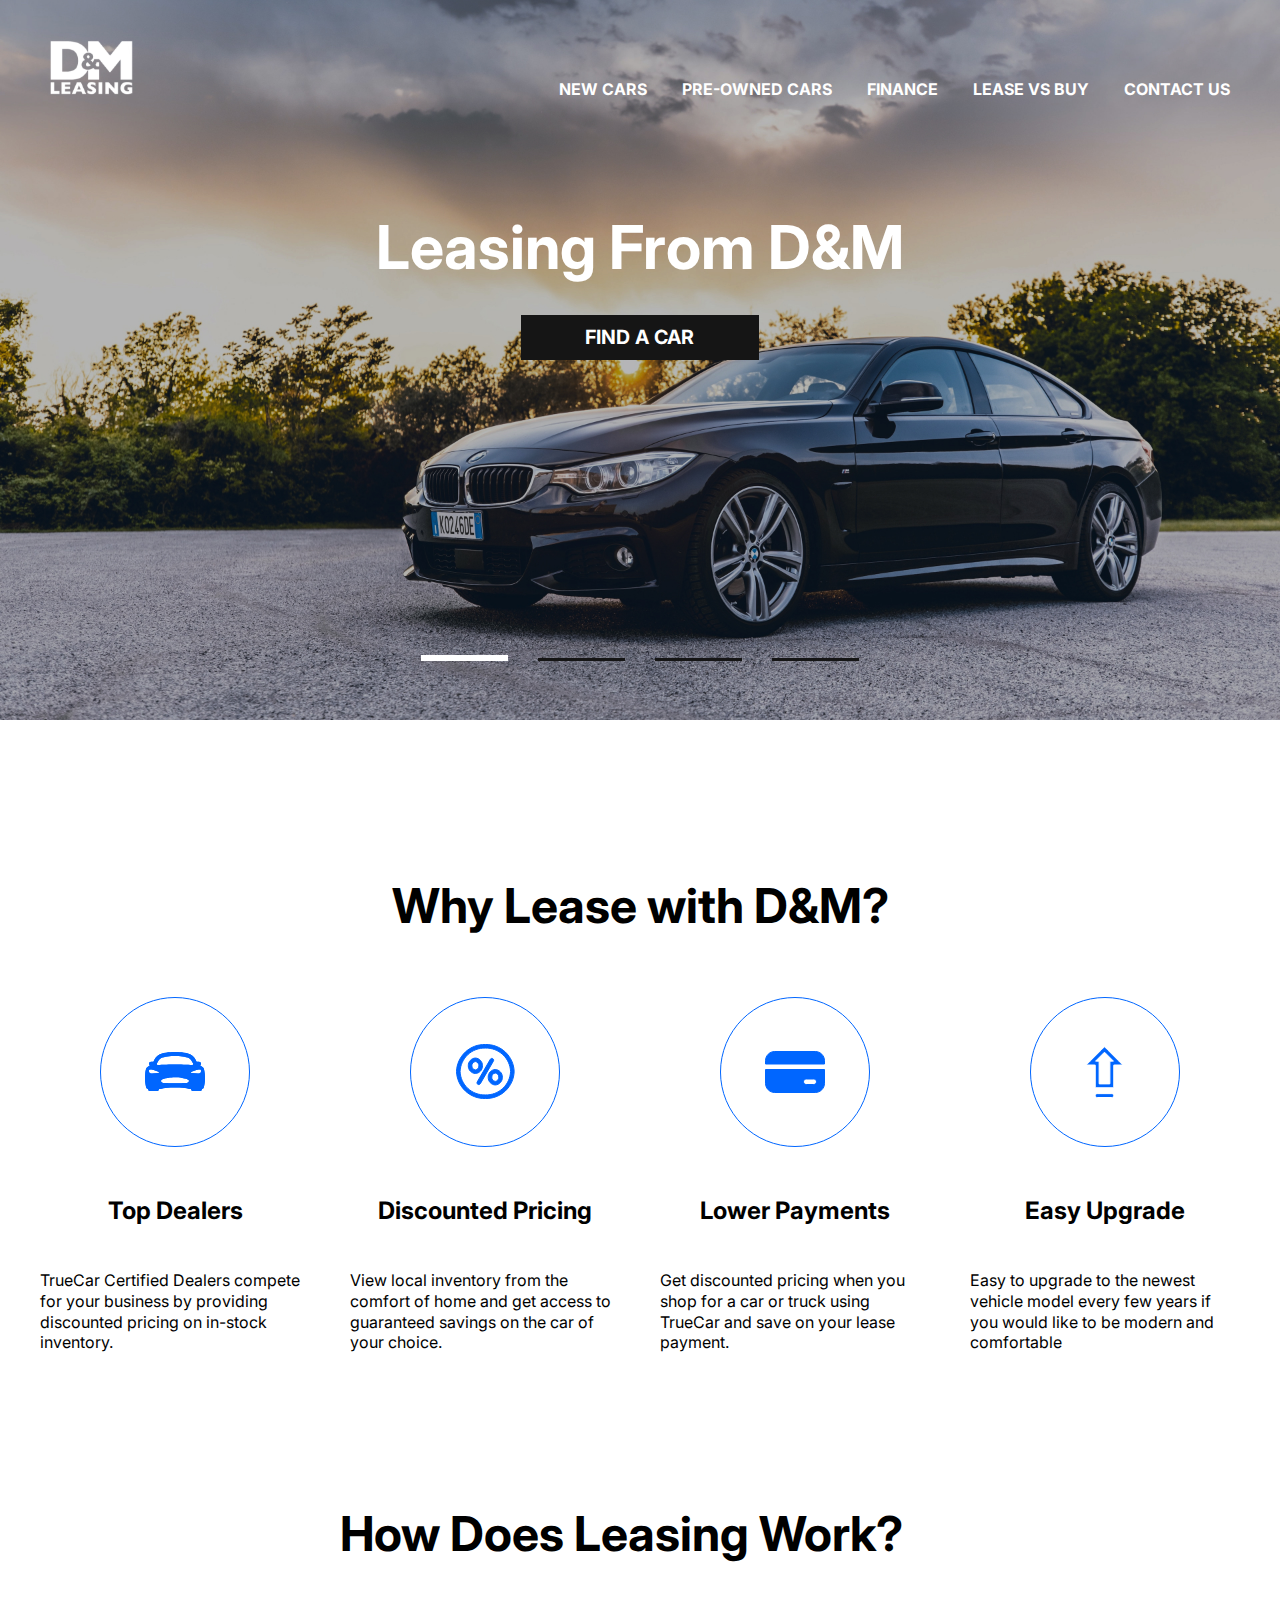
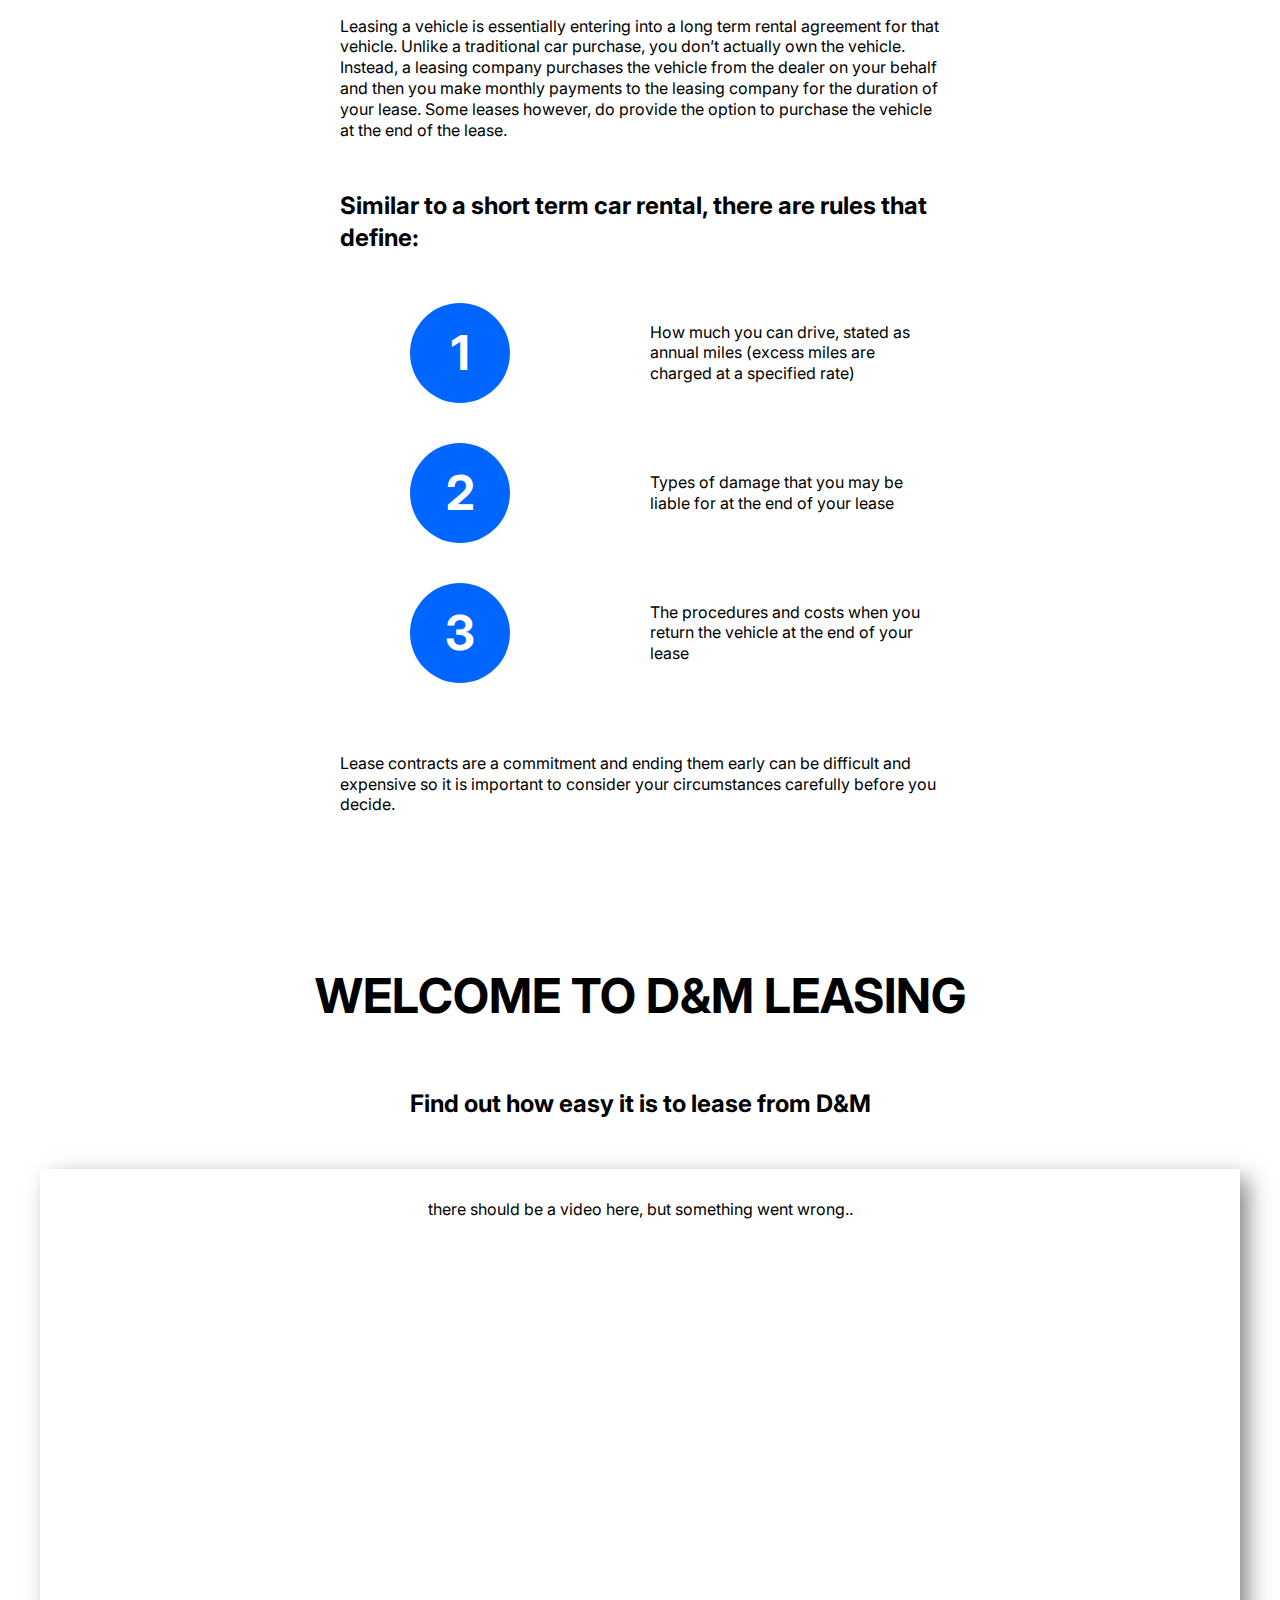
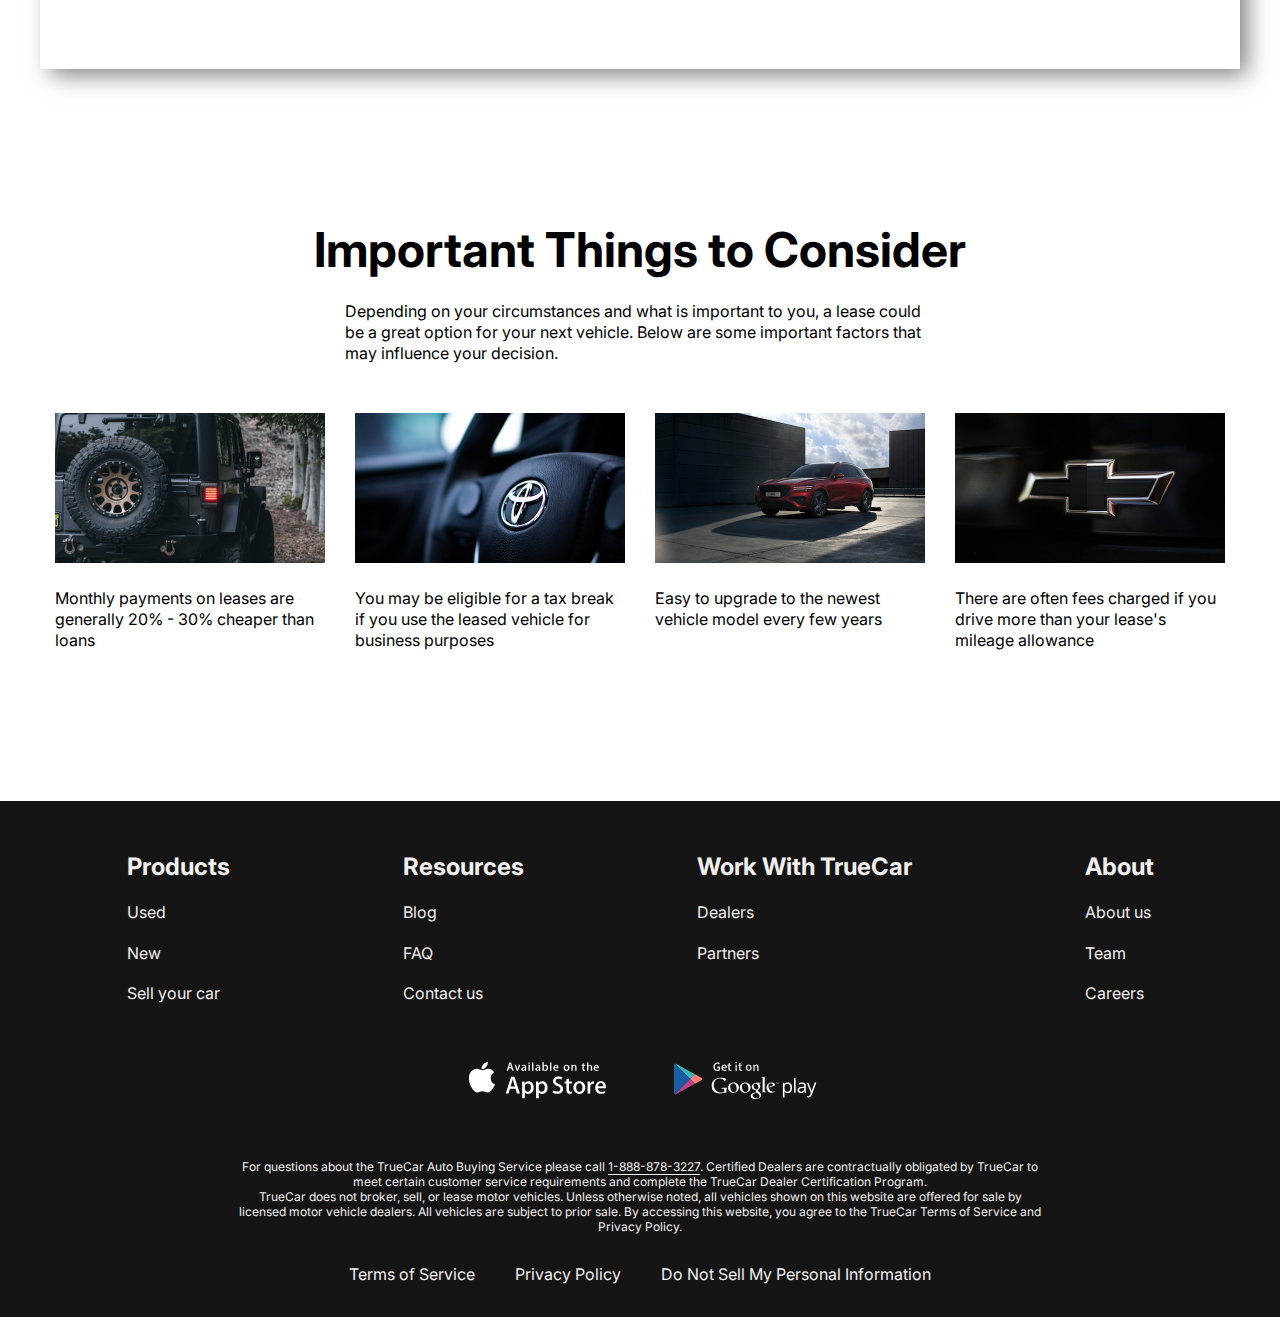
<file: lease car/index.html>
<!DOCTYPE html>
<html lang="ru">

<head>
    <meta charset="UTF-8">
    <meta http-equiv="X-UA-Compatible" content="IE=edge">
    <meta name="viewport" content="width=device-width, initial-scale=1.0">
    <script src="js/main.js" defer></script>
    <link rel="stylesheet" href="css/style.css">
    <link rel="stylesheet" href="css/choosecar.css">

    <title>Lease DM</title>
</head>

<body>
    <div class="wraper">
        <header class="header header-main">
            <div class="container">
                <div class="header__inner">
                    <a href="index.html" class="header__inner__logo-link">
                        <img class="logo" src="img/logo.svg" alt="">
                    </a>

                    <nav class="menu">
                        <button class="menu__button">
                            <span></span>
                            <span></span>
                            <span></span>
                        </button>
                        <ul class="menu__list">
                            <li class="menu__list-item">
                                <a href="choosecar.html" class="menu__list-link">NEW CARS</a>
                            </li>
                            <li class="menu__list-item">
                                <a href="" class="menu__list-link">PRE-OWNED CARS</a>
                            </li>
                            <li class="menu__list-item">
                                <a href="" class="menu__list-link">FINANCE</a>
                            </li>
                            <li class="menu__list-item">
                                <a href="" class="menu__list-link">LEASE VS BUY</a>
                            </li>
                            <li class="menu__list-item">
                                <a href="contact.html" class="menu__list-link">CONTACT US</a>
                            </li>
                        </ul>
                    </nav>
                </div>
            </div>
        </header>
        <main class="main">
            <div class="container">
                <section class="content__top">
                    <h1 class="content__top-tittle">Leasing From D&M</h1>
                    <a class="content__top-btn" id="content__top-btn">FIND A CAR</a>
                    <div class="slider__pagination">
                        <button class="slider__pagination-btn slider__pagination-btn_active"></button>
                        <button class="slider__pagination-btn"></button>
                        <button class="slider__pagination-btn"></button>
                        <button class="slider__pagination-btn"></button>

                    </div>
                </section>
                <div class="clickArea">
                    <div class="clickAreaLeft"></div>
                    <div class="clickAreaRight"></div>
                </div>
            </div>
            <section class="slider">
                <div class="slider__squere" id="slider">
                    <div class="slide slide_active" ><img src="img/img-slider-bmw.jpg" alt=""
                            class="slider__slide slider_active"></div>
                    <div class="slide"  ><img src="img/img-slider-jeep.jpg" alt="" class="slider__slide" ></div>
                    <div class="slide" ><img src="img/img-slider-crown.jpg" alt="" class="slider__slide" ></div>
                    <div class="slide" ><img src="img/img-slider-santafe.jpg" alt="" class="slider__slide" ></div>
                </div>

            </section>

            <section class="why-lease">
                <div class="container">
                    <h2 class="section-tittle">
                        Why Lease with D&M?
                    </h2>
                    <ul class="why-lease__important-things-list">
                        <li class="why-lease__list-item">
                            <img src="img/why-lease-1.svg" alt="why-lease-1" class="why-lease__list-item__img">
                            <h3 class="why-lease__list-item__tittle">
                                Top Dealers
                            </h3>
                            <p class="section__list-item__text">
                                TrueCar Certified Dealers compete for your business by providing discounted pricing on
                                in-stock inventory.
                            </p>
                        </li>
                        <li class="why-lease__list-item">
                            <img src="img/why-lease-2.svg" alt="why-lease-1" class="why-lease__list-item__img">
                            <h3 class="why-lease__list-item__tittle">
                                Discounted Pricing
                            </h3>
                            <p class="section__list-item__text">
                                View local inventory from the comfort of home and get access to guaranteed savings on
                                the car of your choice.
                            </p>
                        </li>
                        <li class="why-lease__list-item">
                            <img src="img/why-lease-3.svg" alt="why-lease-1" class="why-lease__list-item__img">
                            <h3 class="why-lease__list-item__tittle">
                                Lower Payments
                            </h3>
                            <p class="section__list-item__text">
                                Get discounted pricing when you shop for a car or truck using TrueCar and save on your
                                lease payment.
                            </p>
                        </li>
                        <li class="why-lease__list-item">
                            <img src="img/why-lease-4.svg" alt="why-lease-1" class="why-lease__list-item__img">
                            <h3 class="why-lease__list-item__tittle">
                                Easy Upgrade
                            </h3>
                            <p class="section__list-item__text">
                                Easy to upgrade to the newest vehicle model every few years if you would like to be
                                modern and comfortable
                            </p>
                        </li>
                    </ul>

                </div>
            </section>
            <section class="howWorkContent">
                <div class="container container__howWorkContent">
                    <h2 class="section-tittle section-tittle_howWorkContent ">
                        How Does Leasing Work?

                    </h2>
                    <p class="section__list-item__text">
                        Leasing a vehicle is essentially entering into a long term rental agreement for that vehicle.
                        Unlike a traditional car
                        purchase, you don’t actually own the vehicle. Instead, a leasing company purchases the vehicle
                        from the dealer on your
                        behalf and then you make monthly payments to the leasing company for the duration of your lease.
                        Some leases however, do
                        provide the option to purchase the vehicle at the end of the lease.
                    </p>
                    <h3 class="howWorkContent__section-tittle">
                        Similar to a short term car rental, there are rules that define:
                    </h3>
                    <ol class="howWorkContent__section__list">
                        <li class="howWorkContent__section__list-item">
                            <p class="section__list-item__text howWorkContent__section-text">
                                How much you can drive, stated as annual miles (excess miles are charged at a specified
                                rate)
                            </p>
                        </li>
                        <li class="howWorkContent__section__list-item">
                            <p class="section__list-item__text howWorkContent__section-text">
                                Types of damage that you may be liable for at the end of your lease
                            </p>
                        </li>
                        <li class="howWorkContent__section__list-item">
                            <p class="section__list-item__text howWorkContent__section-text">
                                The procedures and costs when you return the vehicle at the end of your lease
                            </p>
                        </li>
                    </ol>
                    <p class="section__list-item__text">
                        Lease contracts are a commitment and ending them early can be difficult and expensive so it is
                        important to consider
                        your circumstances carefully before you decide.
                    </p>
                </div>
            </section>
            <section class="video">
                <div class="container">
                    <h2 class="section-tittle video_important_things-tittle">WELCOME TO D&M LEASING</h2>
                    <h3 class="video__section-tittle">Find out how easy it is to lease from D&M</h3>   
                    <div class="video-content">
                        <p>there should be a video here, but something went wrong..</p>
                    </div>
                    <!-- <iframe class="video-content" width="1000" height="500" src="https://www.youtube.com/embed/D3c7fCZGwFE?controls=0&amp;start=64"
                        title="YouTube video player" frameborder="0"
                        allow="accelerometer; autoplay; clipboard-write; encrypted-media; gyroscope; picture-in-picture; web-share"
                        allowfullscreen></iframe> -->
                </div>   
            </section>

            <section class="important-things">
                <div class="container">
                    <h2 class="section-tittle video__important-things__tittle">
                        Important Things to Consider
                    </h2>
                    <p class="important_things-text section__list-item__text">
                        Depending on your circumstances and what is important to you, a lease could be a great option for your next vehicle.
                        Below are some important factors that may influence your decision.
                    </p>
                    <ul class="important-things__list">
                        <li class="important-things__list-item">
                            <img src="img/important-things-1.jpg" alt="" class="important-things__list-img">
                            <p class="section__list-item__text important-things__list-item__text">
                                Monthly payments on leases are generally 20% - 30% cheaper than loans
                            </p>
                        </li>
                        <li class="important-things__list-item">
                            <img src="img/important-things-2.jpg" alt="" class="important-things__list-img">
                            <p class="section__list-item__text important-things__list-item__text">
                                You may be eligible for a tax break if you use the leased vehicle for business purposes
                            </p>
                        </li>
                        <li class="important-things__list-item">
                            <img src="img/important-things-3.jpg" alt="" class="important-things__list-img">
                            <p class="section__list-item__text important-things__list-item__text">
                                Easy to upgrade to the newest vehicle model every few years
                            </p>
                        </li>
                        <li class="important-things__list-item">
                            <img src="img/important-things-4.jpg" alt="" class="important-things__list-img">
                            <p class="section__list-item__text important-things__list-item__text">
                                There are often fees charged if you drive more than your lease's mileage allowance
                            </p>
                        </li>
                    </ul>   

                </div>
            </section>


        </main>
        <footer class="footer">
            <div class="container">
                <nav class="footer__menu">
                    <ul class="footer__menu__list">
                        <li class="footer__menu-item">
                            <h4 class="footer__menu-tittle">Products</h4>
                        </li>
                        <li class="footer__menu-item"><a href="#" class="footer__menu-link">Used</a></li>
                        <li class="footer__menu-item"><a href="#" class="footer__menu-link">New</a></li>
                        <li class="footer__menu-item"><a href="#" class="footer__menu-link">Sell your car</a></li>
                    </ul>
                    <ul class="footer__menu__list">
                        <li class="footer__menu-item">
                            <h4 class="footer__menu-tittle">Resources</h4>
                        </li>
                        <li class="footer__menu-item"><a href="#" class="footer__menu-link">Blog</a></li>
                        <li class="footer__menu-item"><a href="#" class="footer__menu-link">FAQ</a></li>
                        <li class="footer__menu-item"><a href="#" class="footer__menu-link">Contact us</a></li>
                    </ul>
                    <ul class="footer__menu__list">
                        <li class="footer__menu-item">
                            <h4 class="footer__menu-tittle">Work With TrueCar</h4>
                        </li>
                        <li class="footer__menu-item"><a href="#" class="footer__menu-link">Dealers</a></li>
                        <li class="footer__menu-item"><a href="#" class="footer__menu-link">Partners</a></li>
                    </ul>
                    <ul class="footer__menu__list">
                        <li class="footer__menu-item">
                            <h4 class="footer__menu-tittle">About</h4>
                        </li>
                        <li class="footer__menu-item"><a href="#" class="footer__menu-link">About us</a></li>
                        <li class="footer__menu-item"><a href="#" class="footer__menu-link">Team</a></li>
                        <li class="footer__menu-item"><a href="#" class="footer__menu-link">Careers</a></li>
                    </ul>
                </nav>

                <div class="app">
                    <ul class="app__list">
                        <li class="app__list-item">
                            <a href="#" class="app_list-link">
                                <img src="img/appleapp.svg" alt="" class="app__list-apple">
                            </a>
                        </li>
                        <li class="app__list-item">
                            <a href="#" class="app_list-link">
                                <img src="img/googleapp.svg" alt="" class="app__list-google">
                            </a>
                        </li>
                    </ul>
                </div>
                <div class="footer__copy">
                    <p class="footer__copy-text">
                        For questions about the TrueCar Auto Buying Service please call <a
                            style="border-bottom: 1px solid;">1-888-878-3227</a>.
                        Certified Dealers are contractually obligated by TrueCar to meet certain customer service
                        requirements and complete the
                        TrueCar Dealer Certification Program.
                    </p>
                    <p class="footer__copy-text">
                        TrueCar does not broker, sell, or lease motor vehicles. Unless otherwise noted, all vehicles
                        shown on this website are
                        offered for sale by licensed motor vehicle dealers. All vehicles are subject to prior sale. By
                        accessing this website,
                        you agree to the TrueCar Terms of Service and Privacy Policy.
                    </p>
                </div>
                <nav class="copy_nav">
                    <ul class="copy__nav__menu">
                        <li class="copy__nav__menu-item">
                            <a href="" class="copy__nav__menu-link">Terms of Service</a>
                        </li>
                        <li class="copy__nav__menu-item">
                            <a href="" class="copy__nav__menu-link">Privacy Policy</a>
                        </li>
                        <li class="copy__nav__menu-item">
                            <a href="" class="copy__nav__menu-link">Do Not Sell My Personal Information</a>
                        </li>
                    </ul>
                </nav>
            </div>
        </footer>
    </div>
</body>

</html>
</file>
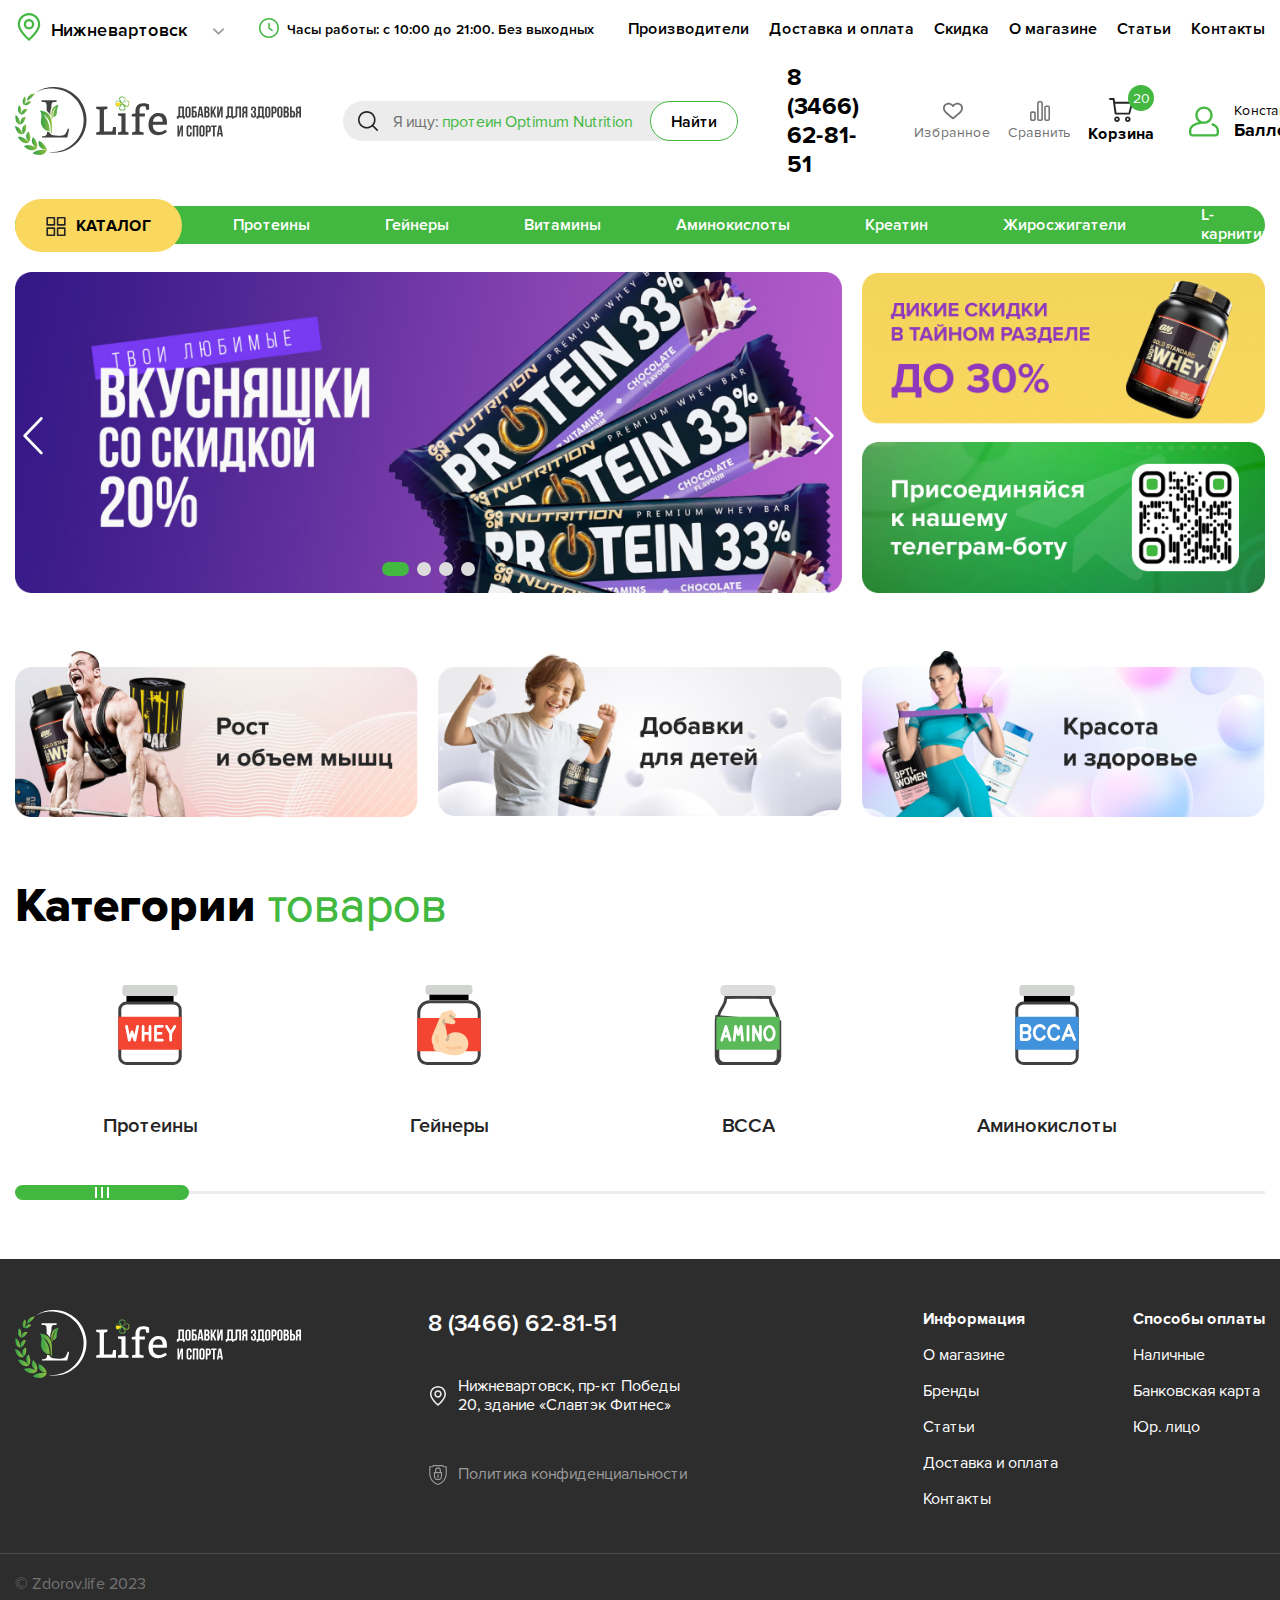
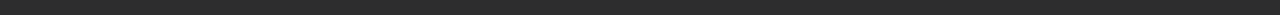
<file: Zdorov_life/index.html>
<!DOCTYPE html>
<html lang="ru">
<head>
    <meta charset="UTF-8">
    <meta name="viewport" content="width=device-width, initial-scale=1.0">
    

    <link rel="stylesheet" href="css/style.css">
    <script src="js/main.js" defer></script>
    <title>Zdorov.life</title>
</head>
<body>
    <div class="wrapper">
        <header class="header">
            <div class="container">
                <div class="header__top">
                    <form class="form__wrapper">
                        <select class="header__top__select">
                            <option class="header__top__select-item" value="city-Nizhnevartovsk">
                                Нижневартовск
                            </option>
                            <option class="header__top__select-item" value="city-Moscow">
                                Москва
                            </option>
                            <option class="header__top__select-item"  value="city-StPetersburg">
                                Санкт-Питербург
                            </option>
                            <option class="header__top__select-item"  value="city-NizhnyNovgorod">
                                Нижний-Новгород
                            </option>
                            <option class="header__top__select-item"  value="city-OrekhovoZuyevo">
                                Орехово-Зуево
                            </option>
                        </select>
                    </form>

                    <p class="header__top__hours">Часы работы: с 10:00 до 21:00. Без выходных</p>

                    <ul class="header__top__menu">
                        <li class="header__top__menu-item">
                            <a href="" class="header__top__menu-linl">
                                Производители
                            </a>
                        </li>
                        <li class="header__top__menu-item">
                            <a href="" class="header__top__menu-link">
                                Доставка и оплата
                            </a>
                        </li>
                        <li class="header__top__menu-item">
                            <a href="" class="header__top__menu-link">
                                Скидка
                            </a>
                        </li>
                        <li class="header__top__menu-item">
                            <a href="" class="header__top__menu-link">
                                О магазине
                            </a>
                        </li>
                        <li class="header__top__menu-item">
                            <a href="" class="header__top__menu-link">
                                Статьи
                            </a>
                        </li>
                        <li class="header__top__menu-item">
                            <a href="" class="header__top__menu-link">
                                Контакты
                            </a>
                        </li>
                    </ul>
                </div>
                <div class="header__middle">
                    <img src="img/zdorov-life-logo.svg" alt="" class="header__bottom-logo">
                    <form action="" class="header__middle__form">
                        <div class="header__middle__form__search-wrapper">
                            <input type="search" id="name" placeholder="" class="header__middle__form-search">
                            <button type="submit" class="header__middle__form-btn">Найти</button>
                            <div class="header__middle__form-placeholder">
                                <p class="placeholder-text">
                                    Я ищу: 
                                    <span class="placeholder__product-name">
                                        протеин Optimum Nutrition
                                    </span>
                                </p>
                            </div>
                            <img src="img/found-icon.svg" alt="Поиск" class="header__middle__form__search-img">
                        </div>
                    </form>
                    <a href="tel:+83466628151" class="header__middle__call-link">8 (3466) 62-81-51</a>
                    <nav class="header__middle__menu-list">
                        <button class="header__middle__menu-item">
                            <img src="img/favorite-icon.svg" alt="Избранное" class="header__middle__menu-img">
                            <p class="header__middle__menu-text">Избранное</p>
                        </button>
                        <button class="header__middle__menu-item">
                            <img src="img/comparasion-icon.svg" alt="" class="header__middle__menu-img">
                            <p class="header__middle__menu-text">Сравнить</p>
                        </button>
                        <button class="header__middle__menu-item basket__img">
                            <div class="header__middle__menu__basket-wrapper">
                                <img src="img/basket-shop--icon.svg" alt="" class="header__middle__menu-img basket__img-count">
                                <p class="header__middle__menu-text text__basket">Корзина</p>
                            </div>
                            
                        </button>
                    </nav>
                    <div class="header__middle__profile ">
                        <img src="img/avatar-profile-icon.svg" alt="" class="header__middle__profile-avatar">
                        <div class="header__middle__profile-wrapper">
                            <p class="header__middle__profile-name">
                                Константинопольский Олег Алексеевич
                            </p>
                            
                            <p class="header__middle__profile-points">Баллов: <span class="points">200</span></p>
                        </div>
                    </div>
                </div>
                <div class="header__bottom">
                    <nav class="header__bottom__menu">
                        <ul class="header__bottom__menu-list">
                            <li class="header__bottom__menu-item header__bottom__menu-itemActive">
                                <img src="img/catalog-icon.svg" alt="">
                                <a href="" class="header__bottom__menu-link header__bottom__menu-linkActive">
                                    Каталог
                                </a>
                            </li>
                            <li class="header__bottom__menu-item">
                                <a href="" class="header__bottom__menu-link">
                                    Протеины
                                </a>
                            </li>
                            <li class="header__bottom__menu-item">
                                <a href="" class="header__bottom__menu-link">
                                    Гейнеры
                                </a>
                            </li>
                            <li class="header__bottom__menu-item">
                                <a href="" class="header__bottom__menu-link">
                                    Витамины
                                </a>
                            </li>
                            <li class="header__bottom__menu-item">
                                <a href="" class="header__bottom__menu-link">
                                    Аминокислоты
                                </a>
                            </li>
                            <li class="header__bottom__menu-item">
                                <a href="" class="header__bottom__menu-link">
                                    Креатин
                                </a>
                            </li>
                            <li class="header__bottom__menu-item">
                                <a href="" class="header__bottom__menu-link">
                                    Жиросжигатели
                                </a>
                            </li>
                            <li class="header__bottom__menu-item">
                                <a href="" class="header__bottom__menu-link">
                                    L-карнитин
                                </a>
                            </li>
                            <li class="header__bottom__menu-item">
                                <a href="" class="header__bottom__menu-link header__bottom__menu-activeAccessory">
                                    Аксессуары
                                </a>
                            </li>
                            
                        </ul>
                    </nav>
                </div>
            </div>

        </header>

        <main class="main">
            <div class="container">
                <section class="adversting__banners">
                    <div class="adversting__banners__slider">
                        <div class="adversting__banners__slider-squere" id="slider">
                            <div class="slide slide_active" data-tooltip="protein">
                                <img src="img/img-slide.jpg" alt=""  class="slider__slide ">
                            </div>
                            <div class="slide" data-tooltip="protein">
                                <img src="img/slide2.jpg" alt="" class="slider__slide">
                            </div>
                            <div class="slide">
                              <img src="img/img-slide.jpg" alt="" class="slider__slide">
                            </div>
                            <div class="slide">
                                <img src="img/slide2.jpg" alt="" class="slider__slide">
                            </div>
                        </div> 
                        <div class="adversting__banners__slider-pagination">
                            <button class="slider__pagination-btn slider__pagination-btn_active"></button>
                            <button class="slider__pagination-btn"></button>
                            <button class="slider__pagination-btn"></button>
                            <button class="slider__pagination-btn"></button>
                        </div>
                        <div class="adversting__banners__slider-btn">
                            <img src="img/return-btn-slide.svg" alt="" class="adversting__banners__slider-btnReturn">
                            <img src="img/next-btn-slide.svg" alt="" class="adversting__banners__slider-btnNext">
                        </div>
                    
                    </div>

                    <img src="img/promotion5.jpg" alt="" class="adversting__banners__img">
                    <img src="img/promotion4.jpg" alt="" class="adversting__banners__img">
                    <img src="img/promotion1.png" alt="" class="adversting__banners__img">
                    <img src="img/promotion2.png" alt="" class="adversting__banners__img">
                    <img src="img/promotion3.png" alt="" class="adversting__banners__img">
                </section>
            </div>
            <div class="container">
                <section class="scroller__product">
                    <h2 class="scroller__product__tittle">Категории <span class="scroller__product__tittle-word">товаров</span></h2>
                    <div class="scroller__product__visible-Area">
                        <div class="scroller__product__visible-wrapper">
                            <figure class="scroller__product__visible-card">
                                <img src="img/category1.svg" alt="" class="scroller__product__visible-img">
                                <div class="scroller__product__visible-textWrapper">
                                    <figcaption class="scroller__product__visible-name">Протеины</figcaption>
                                </div>
                            </figure>
                            <figure class="scroller__product__visible-card">
                                <img src="img/category2.svg" alt="" class="scroller__product__visible-img">
                                <div class="scroller__product__visible-textWrapper">
                                    <figcaption class="scroller__product__visible-name">Гейнеры</figcaption>
                                </div>
                            </figure>
                            <figure class="scroller__product__visible-card">
                                <img src="img/category3.svg" alt="" class="scroller__product__visible-img">
                                <div class="scroller__product__visible-textWrapper">
                                    <figcaption class="scroller__product__visible-name">BCCA</figcaption>
                                </div>
                            </figure>
                            <figure class="scroller__product__visible-card">
                                <img src="img/category4.svg" alt="" class="scroller__product__visible-img">
                                <div class="scroller__product__visible-textWrapper">
                                    <figcaption class="scroller__product__visible-name">Аминокислоты</figcaption>
                                </div>
                            </figure>
                            <figure class="scroller__product__visible-card">
                                <img src="img/category5.svg" alt="" class="scroller__product__visible-img">
                                <div class="scroller__product__visible-textWrapper">
                                    <figcaption class="scroller__product__visible-name">Витамины</figcaption>
                                </div>
                            </figure>
                            <figure class="scroller__product__visible-card">
                                <img src="img/category6.svg" alt="" class="scroller__product__visible-img">
                                <div class="scroller__product__visible-textWrapper">
                                    <figcaption class="scroller__product__visible-name">Жиросжигатели</figcaption>
                                </div>
                            </figure>
                            <figure class="scroller__product__visible-card">
                                <img src="img/category7.svg" alt="" class="scroller__product__visible-img">
                                <div class="scroller__product__visible-textWrapper">
                                    <figcaption class="scroller__product__visible-name">Батончики, печенье,
                                    крекеры, хлебцы</figcaption>
                                </div>
                            </figure>
                            <figure class="scroller__product__visible-card">
                                <img src="img/category1.svg" alt="" class="scroller__product__visible-img">
                                <div class="scroller__product__visible-textWrapper">
                                    <figcaption class="scroller__product__visible-name">Глютамин</figcaption>
                                </div>
                            </figure>
                            <figure class="scroller__product__visible-card">
                                <img src="img/category5.svg" alt="" class="scroller__product__visible-img">
                                <div class="scroller__product__visible-textWrapper">
                                    <figcaption class="scroller__product__visible-name">Lorem ipsum .</figcaption>
                                </div>
                            </figure>
                            <figure class="scroller__product__visible-card">
                                <img src="img/category3.svg" alt="" class="scroller__product__visible-img">
                                <div class="scroller__product__visible-textWrapper">
                                    <figcaption class="scroller__product__visible-name">Lorem ipsum</figcaption>
                                </div>
                            </figure>
                            <figure class="scroller__product__visible-card">
                                <img src="img/category4.svg" alt="" class="scroller__product__visible-img">
                                <div class="scroller__product__visible-textWrapper">
                                    <figcaption class="scroller__product__visible-name">Lorem ipsum</figcaption>
                                </div>
                            </figure>
                            <figure class="scroller__product__visible-card">
                                <img src="img/category6.svg" alt="" class="scroller__product__visible-img">
                                <div class="scroller__product__visible-textWrapper">
                                    <figcaption class="scroller__product__visible-name">Lorem ipsum</figcaption>
                                </div>
                            </figure>
                            <figure class="scroller__product__visible-card">
                                <img src="img/category2.svg" alt="" class="scroller__product__visible-img">
                                <div class="scroller__product__visible-textWrapper">
                                    <figcaption class="scroller__product__visible-name">Lorem ipsum</figcaption>
                                </div>
                            </figure>
                            <figure class="scroller__product__visible-card">
                                <img src="img/category3.svg" alt="" class="scroller__product__visible-img">
                                <div class="scroller__product__visible-textWrapper">
                                    <figcaption class="scroller__product__visible-name">Lorem ipsum</figcaption>
                                </div>
                            </figure>
                            <figure class="scroller__product__visible-card">
                                <img src="img/category1.svg" alt="" class="scroller__product__visible-img">
                                <div class="scroller__product__visible-textWrapper">
                                    <figcaption class="scroller__product__visible-name">Lorem ipsum</figcaption>
                                </div>
                            </figure>
                            <figure class="scroller__product__visible-card">
                                <img src="img/category5.svg" alt="" class="scroller__product__visible-img">
                                <div class="scroller__product__visible-textWrapper">
                                    <figcaption class="scroller__product__visible-name">Lorem ipsum</figcaption>
                                </div>
                            </figure>
                            <figure class="scroller__product__visible-card">
                                <img src="img/category6.svg" alt="" class="scroller__product__visible-img">
                                <div class="scroller__product__visible-textWrapper">
                                    <figcaption class="scroller__product__visible-name">Lorem ipsum</figcaption>
                                </div>
                                </figure>
                            <figure class="scroller__product__visible-card">
                                <img src="img/category2.svg" alt="" class="scroller__product__visible-img">
                                <div class="scroller__product__visible-textWrapper">
                                    <figcaption class="scroller__product__visible-name">Lorem ipsum</figcaption>
                                </div>
                            </figure>
                            <figure class="scroller__product__visible-card">
                                <img src="img/category6.svg" alt="" class="scroller__product__visible-img">
                                <div class="scroller__product__visible-textWrapper">
                                    <figcaption class="scroller__product__visible-name">Lorem ipsum</figcaption>
                                </div>
                            </figure>
                            <figure class="scroller__product__visible-card">
                                <img src="img/category2.svg" alt="" class="scroller__product__visible-img">
                                <div class="scroller__product__visible-textWrapper">
                                    <figcaption class="scroller__product__visible-name">Lorem ipsum</figcaption>
                                </div>
                            </figure>
                            <figure class="scroller__product__visible-card">
                                <img src="img/category1.svg" alt="" class="scroller__product__visible-img">
                                <div class="scroller__product__visible-textWrapper">
                                    <figcaption class="scroller__product__visible-name">Lorem ipsum</figcaption>
                                </div>
                            </figure>
                        </div>
                        <div class="scroller__product__visible-scrollLine">
                            <button class="scroller__product__visible-btnScroll"><img src="img/scroll-img.svg" alt="" class="scroller__product__visible-imgScroll"></button>
                        </div>
                    </div>
                </section>
            </div>



        </main>

        <footer class="footer">
            <div class="container">
                <div class="footer__inner">
                    <img src="img/zdorov-life-logo-whte.svg" alt="" class="header__bottom-logo">

                    <div class="footer__info">
                        <a href="tel:83466628151" class="footer__info-phone">8 (3466) 62-81-51</a>
                        <figure class="footer__info__address">
                            <img src="img/geo-location-icon-white.svg" alt="" class="footer__info-geoIcon">
                            <figcaption class="footer__info__address-text">Нижневартовск, пр-кт Победы 20, здание «Славтэк Фитнес»</figcaption>   
                        </figure>

                        <figure class="footer__info__private">
                            <img src="img/private-icon.svg" alt="" class="footer__info-privateIcon">
                            <figcaption class="footer__info__private-text">Политика конфиденциальности</figcaption>
                        </figure>
                    </div>
                    <div class="footer__menu">
                         <nav class="footer__menu__info">
                            <ul class="footer__menu__info-list">
                                <li class="footer__menu__info-item">
                                    Информация
                                </li>
                                <li class="footer__menu__info-item">
                                    <a href="" class="footer__menu__info-link">
                                        О магазине
                                    </a>
                                </li>
                                <li class="footer__menu__info-item">
                                    <a href="" class="footer__menu__info-link">
                                        Бренды
                                    </a>
                                </li>
                                <li class="footer__menu__info-item">
                                    <a href="" class="footer__menu__info-link">
                                        Статьи
                                    </a>
                                </li>
                                <li class="footer__menu__info-item">
                                    <a href="" class="footer__menu__info-link">
                                        Доставка и оплата
                                    </a>
                                </li>
                                <li class="footer__menu__info-item">
                                    <a href="" class="footer__menu__info-link">
                                        Контакты
                                    </a>
                                </li>
                            </ul>
                        </nav>
                        <nav class="footer__menu__info">
                            <ul class="footer__menu__info-list">
                                <li class="footer__menu__info-item">
                                    Способы оплаты
                                </li>
                                <li class="footer__menu__info-item">
                                    <a href="" class="footer__menu__info-link">
                                        Наличные
                                    </a>
                                </li>
                                <li class="footer__menu__info-item">
                                    <a href="" class="footer__menu__info-link">
                                        Банковская карта
                                    </a>
                                </li>
                                <li class="footer__menu__info-item">
                                    <a href="" class="footer__menu__info-link">
                                        Юр. лицо
                                    </a>
                                </li>
                            </ul>
                        </nav>
                    </div>
                    
                    
                </div>
            </div>
            <div class="footer__line">
                <div class="container">
                    <p class="footer__line__copyright">© Zdorov.life 2023</p>
                </div>
            </div>
        </footer>

    </div>
</body>
</html>
</file>
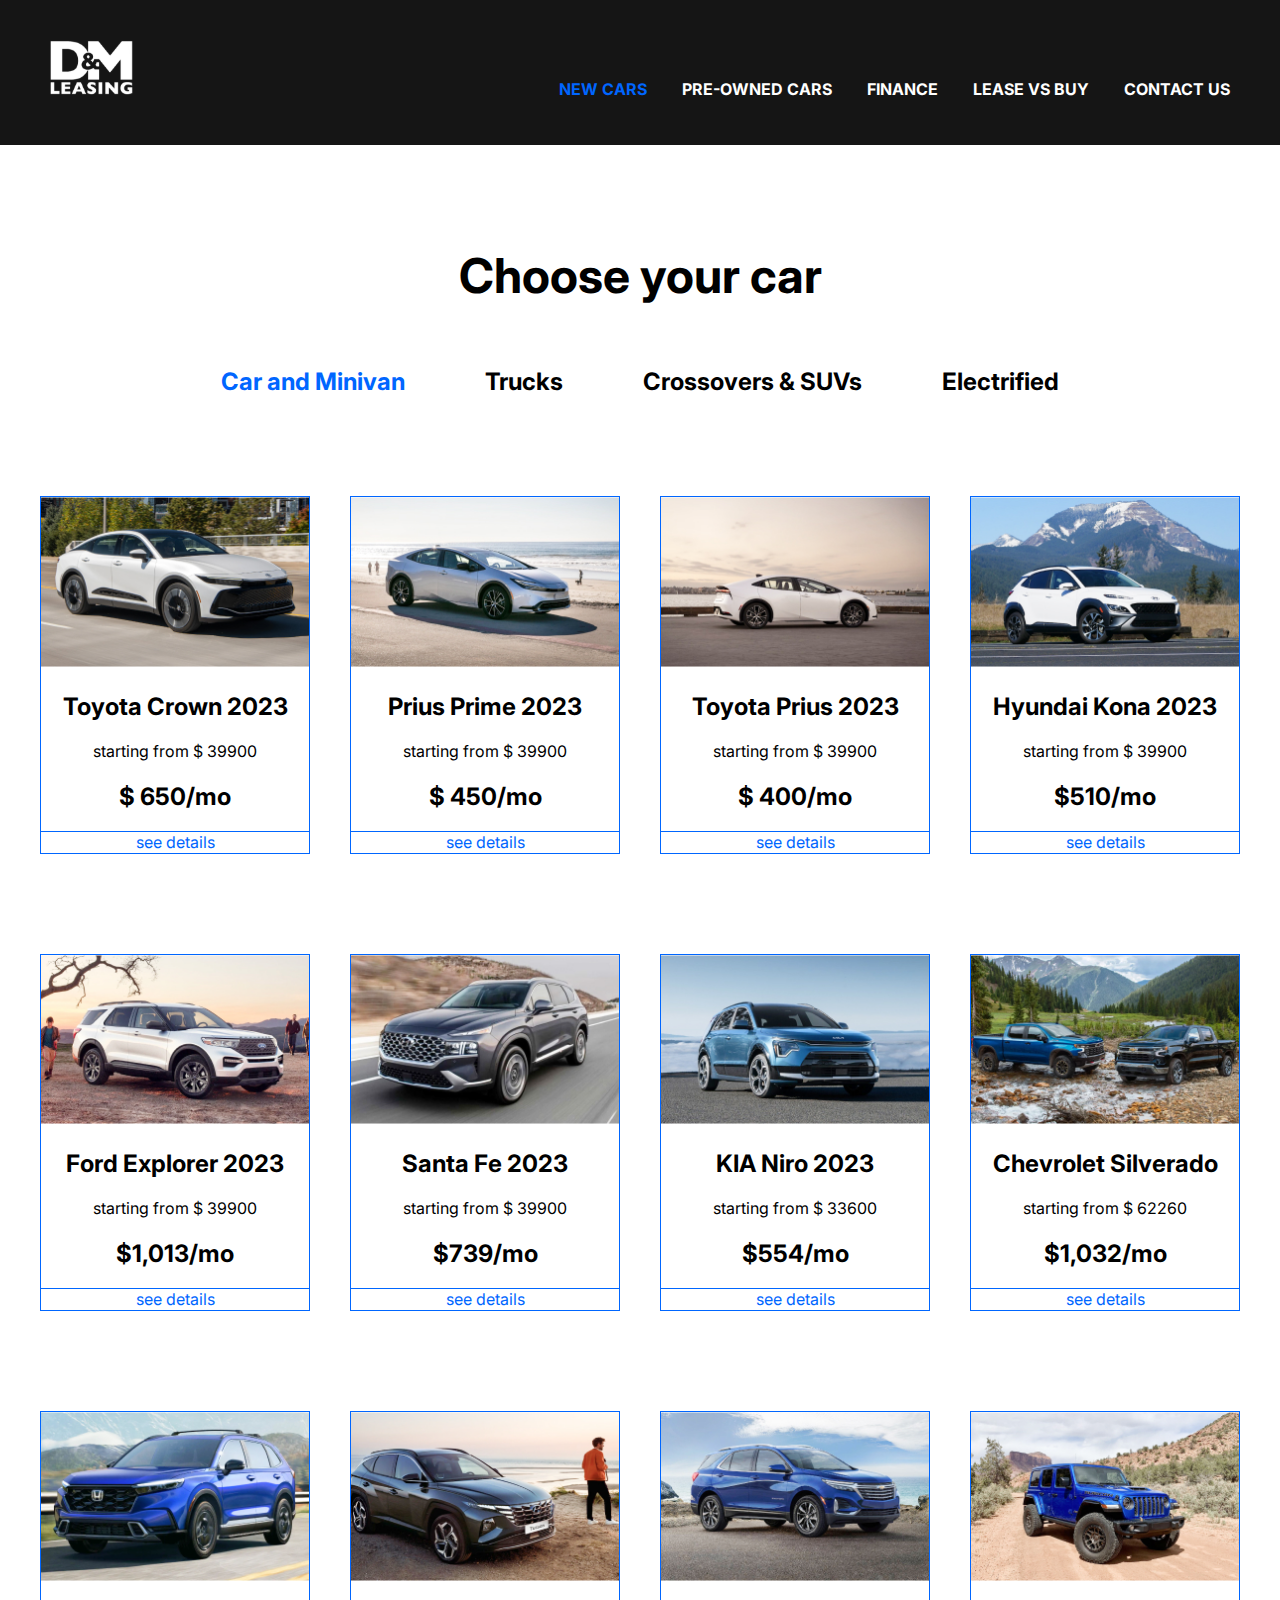
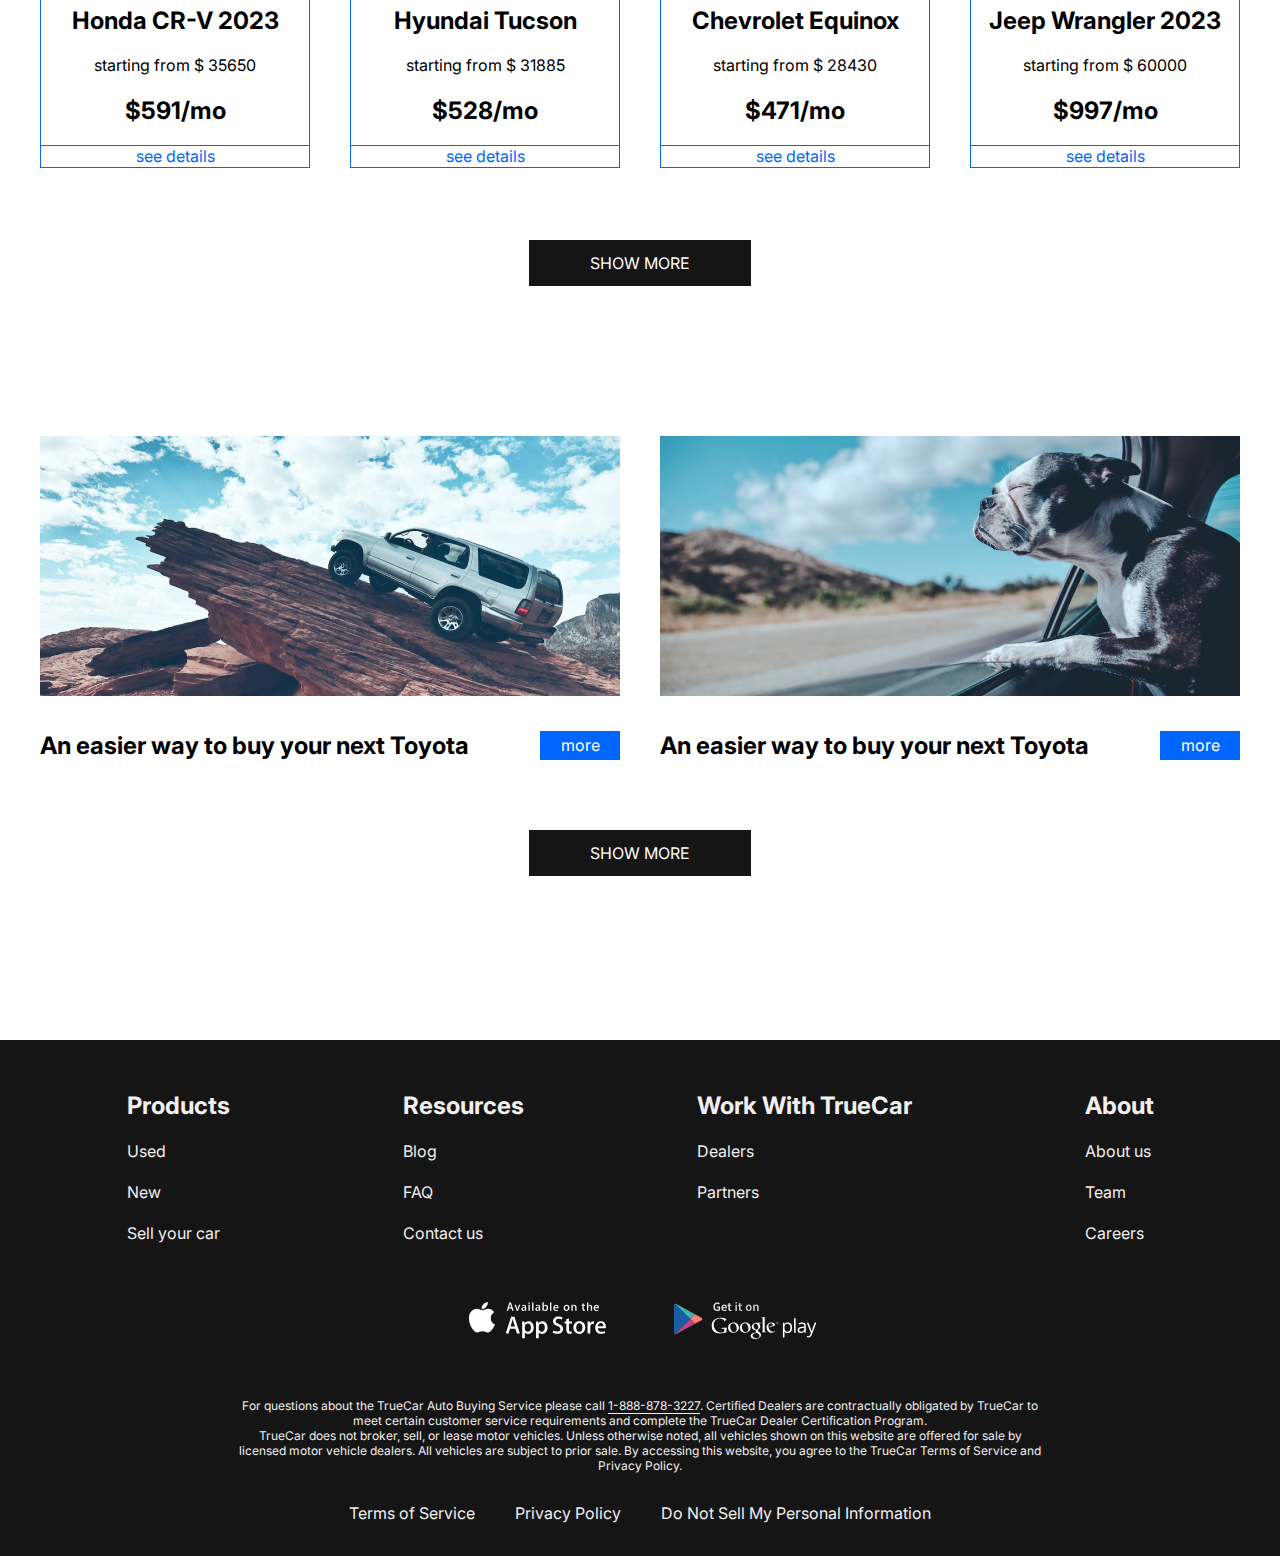
<file: lease car/choosecar.html>
<!DOCTYPE html>
<html lang="ru">
<head>
    <meta charset="UTF-8">
    <meta http-equiv="X-UA-Compatible" content="IE=edge">
    <meta name="viewport" content="width=device-width, initial-scale=1.0">
    <script src="js/second.js" defer></script>
    <link rel="stylesheet" href="css/style.css">
    <link rel="stylesheet" href="css/choosecar.css">

    <title>Lease DM</title>
</head>
<body>
<div class="wraper">
    <header class="header">
        <div class="container">
            <div class="header__inner">
                <a href="index.html" class="header__inner__logo-link">
                    <img class="logo" src="img/logo.svg" alt="">
                </a>

                <nav class="menu">
                    <button class="menu__button">
                        <span></span>
                        <span></span>
                        <span></span>
                    </button>
                    <ul class="menu__list">
                        <li class="menu__list-item">
                            <a href="choosecar.html" class="menu__list-link menu__list-link-active">NEW CARS</a>
                        </li>
                        <li class="menu__list-item">
                            <a href="" class="menu__list-link">PRE-OWNED CARS</a>
                        </li>
                        <li class="menu__list-item">
                            <a href="" class="menu__list-link">FINANCE</a>
                        </li>
                        <li class="menu__list-item">
                            <a href="" class="menu__list-link">LEASE VS BUY</a>
                        </li>
                        <li class="menu__list-item">
                            <a href="contact.html" class="menu__list-link">CONTACT US</a>
                        </li>
                    </ul>
                </nav>
            </div>
        </div>
    </header>
    <main class="main">
        <section class="choose-car">
            <div class="container">
                <h2 class="section-tittle choose-car__section__tittle">Choose your car</h2>
                <nav class="choose-car__menu">
                    <ul class="choose-car__menu-list choose-car__tittle">
                        <li class="choose-car__menu-item">
                            <a href="#" class="choose-car__menu-link choose-car__menu-link-active">
                                Car and Minivan
                            </a>
                        </li>
                        <li class="choose-car__menu-item">
                            <a href="#" class="choose-car__menu-link">
                                Trucks
                            </a>
                        </li>
                        <li class="choose-car__menu-item">
                            <a href="#" class="choose-car__menu-link">
                                Crossovers & SUVs
                            </a>
                        </li>
                        <li class="choose-car__menu-item">
                            <a href="#" class="choose-car__menu-link">
                                Electrified
                            </a>    
                        </li>
                    </ul>
                </nav>

                <ul class="choose-car__menu__catalog choose-car__menu__catalog-active">
                    <li class="menu__catalog-item">
                        <img src="img/choose-car-1.jpg" alt="" class="menu__catalog-img">
                        <h2 class="choose-car__tittle menu__catalog-tittle">
                            Toyota Crown 2023
                        </h2>
                        <p class="menu__catalog-text">
                            starting from $ 39900
                        </p>
                        <p class="menu__catalog-price choose-car__tittle">
                            $ 650/mo
                        </p>
                        <a class="menu__catalog-btn">
                            see details
                        </a>
                    </li>
                    <li class="menu__catalog-item">
                        <img src="img/choose-car-2.jpg" alt="" class="menu__catalog-img">
                        <h2 class="choose-car__tittle menu__catalog-tittle">
                            Prius Prime 2023
                        </h2>
                        <p class="menu__catalog-text">
                            starting from $ 39900
                        </p>
                        <p class="menu__catalog-price choose-car__tittle">
                            $ 450/mo
                        </p>
                        <a class="menu__catalog-btn">
                            see details
                        </a>
                    </li><li class="menu__catalog-item">
                        <img src="img/choose-car-3.jpg" alt="" class="menu__catalog-img">
                        <h2 class="choose-car__tittle menu__catalog-tittle">
                            Toyota Prius 2023
                        </h2>
                        <p class="menu__catalog-text">
                            starting from $ 39900
                        </p>
                        <p class="menu__catalog-price choose-car__tittle">
                            $ 400/mo
                        </p>
                        <a class="menu__catalog-btn">
                            see details
                        </a>
                    </li>
                    <li class="menu__catalog-item">
                        <img src="img/choose-car-4.jpg" alt="" class="menu__catalog-img">
                        <h2 class="choose-car__tittle menu__catalog-tittle">
                            Hyundai Kona 2023
                        </h2>
                        <p class="menu__catalog-text">
                            starting from $ 39900
                        </p>
                        <p class="menu__catalog-price choose-car__tittle">
                            $510/mo
                        </p>
                        <a class="menu__catalog-btn">
                            see details
                        </a>
                    </li>
                    <li class="menu__catalog-item">
                        <img src="img/choose-car-5.jpg" alt="" class="menu__catalog-img">
                        <h2 class="choose-car__tittle menu__catalog-tittle">
                            Ford Explorer 2023
                        </h2>
                        <p class="menu__catalog-text">
                            starting from $ 39900
                        </p>
                        <p class="menu__catalog-price choose-car__tittle">
                            $1,013/mo
                        </p>
                        <a class="menu__catalog-btn">
                            see details
                        </a>
                    </li><li class="menu__catalog-item">
                        <img src="img/choose-car-6.jpg" alt="" class="menu__catalog-img">
                        <h2 class="choose-car__tittle menu__catalog-tittle">
                            Santa  Fe 2023
                        </h2>
                        <p class="menu__catalog-text">
                            starting from $ 39900
                        </p>
                        <p class="menu__catalog-price choose-car__tittle">
                            $739/mo
                        </p>
                        <a class="menu__catalog-btn">
                            see details
                        </a>
                    </li>
                    <li class="menu__catalog-item">
                        <img src="img/choose-car-7.jpg" alt="" class="menu__catalog-img">
                        <h2 class="choose-car__tittle menu__catalog-tittle">
                            KIA Niro 2023
                        </h2>
                        <p class="menu__catalog-text">
                            starting from $ 33600
                        </p>
                        <p class="menu__catalog-price choose-car__tittle">
                            $554/mo
                        </p>
                        <a class="menu__catalog-btn">
                            see details
                        </a>
                    </li>
                    <li class="menu__catalog-item">
                        <img src="img/choose-car-8.jpg" alt="" class="menu__catalog-img">
                        <h2 class="choose-car__tittle menu__catalog-tittle">
                            Chevrolet Silverado
                        </h2>
                        <p class="menu__catalog-text">
                            starting from $ 62260
                        </p>
                        <p class="menu__catalog-price choose-car__tittle">
                            $1,032/mo
                        </p>
                        <a class="menu__catalog-btn">
                            see details
                        </a>
                    </li><li class="menu__catalog-item">
                        <img src="img/choose-car-9.jpg" alt="" class="menu__catalog-img">
                        <h2 class="choose-car__tittle menu__catalog-tittle">
                            Honda CR-V 2023
                        </h2>
                        <p class="menu__catalog-text">
                            starting from $ 35650
                        </p>
                        <p class="menu__catalog-price choose-car__tittle">
                            $591/mo
                        </p>
                        <a class="menu__catalog-btn">
                            see details
                        </a>
                    </li>
                    <li class="menu__catalog-item">
                        <img src="img/choose-car-10.jpg" alt="" class="menu__catalog-img">
                        <h2 class="choose-car__tittle menu__catalog-tittle">
                            Hyundai Tucson
                        </h2>
                        <p class="menu__catalog-text">
                            starting from $ 31885
                        </p>
                        <p class="menu__catalog-price choose-car__tittle">
                            $528/mo
                        </p>
                        <a class="menu__catalog-btn">
                            see details
                        </a>
                    </li>
                    <li class="menu__catalog-item">
                        <img src="img/choose-car-11.jpg" alt="" class="menu__catalog-img">
                        <h2 class="choose-car__tittle menu__catalog-tittle">
                            Chevrolet Equinox 
                        </h2>   
                        <p class="menu__catalog-text">
                            starting from $ 28430
                        </p>
                        <p class="menu__catalog-price choose-car__tittle">
                            $471/mo
                        </p>
                        <a class="menu__catalog-btn">
                            see details
                        </a>
                    </li><li class="menu__catalog-item">
                        <img src="img/choose-car-12.jpg" alt="" class="menu__catalog-img">
                        <h2 class="choose-car__tittle menu__catalog-tittle">
                            Jeep Wrangler 2023
                        </h2>
                        <p class="menu__catalog-text">
                            starting from $ 60000
                        </p>
                        <p class="menu__catalog-price choose-car__tittle">
                            $997/mo
                        </p>
                        <a class="menu__catalog-btn">
                            see details
                        </a>
                    </li>
                </ul>
                <ul class="choose-car__menu__catalog">
                    <li class="menu__catalog-item">
                        <img src="img/choose-car-1.jpg" alt="" class="menu__catalog-img">
                        <h2 class="choose-car__tittle menu__catalog-tittle">
                            Toyota Crown 2023
                        </h2>
                        <p class="menu__catalog-text">
                            starting from $ 39900
                        </p>
                        <p class="menu__catalog-price choose-car__tittle">
                            $ 650/mo
                        </p>
                        <a class="menu__catalog-btn">
                            see details
                        </a>
                    </li>
                    <li class="menu__catalog-item">
                        <img src="img/choose-car-2.jpg" alt="" class="menu__catalog-img">
                        <h2 class="choose-car__tittle menu__catalog-tittle">
                            Prius Prime 2023
                        </h2>
                        <p class="menu__catalog-text">
                            starting from $ 39900
                        </p>
                        <p class="menu__catalog-price choose-car__tittle">
                            $ 450/mo
                        </p>
                        <a class="menu__catalog-btn">
                            see details
                        </a>
                    </li>
                    <li class="menu__catalog-item">
                        <img src="img/choose-car-3.jpg" alt="" class="menu__catalog-img">
                        <h2 class="choose-car__tittle menu__catalog-tittle">
                            Toyota Prius 2023
                        </h2>
                        <p class="menu__catalog-text">
                            starting from $ 39900
                        </p>
                        <p class="menu__catalog-price choose-car__tittle">
                            $ 400/mo
                        </p>
                        <a class="menu__catalog-btn">
                            see details
                        </a>
                    </li>
                   
                </ul>
                <ul class="choose-car__menu__catalog">
                    <li class="menu__catalog-item">
                        <img src="img/choose-car-1.jpg" alt="" class="menu__catalog-img">
                        <h2 class="choose-car__tittle menu__catalog-tittle">
                            Toyota Crown 2023
                        </h2>
                        <p class="menu__catalog-text">
                            starting from $ 39900
                        </p>
                        <p class="menu__catalog-price choose-car__tittle">
                            $ 650/mo
                        </p>
                        <a class="menu__catalog-btn">
                            see details
                        </a>
                    </li>
                    <li class="menu__catalog-item">
                        <img src="img/choose-car-2.jpg" alt="" class="menu__catalog-img">
                        <h2 class="choose-car__tittle menu__catalog-tittle">
                            Prius Prime 2023
                        </h2>
                        <p class="menu__catalog-text">
                            starting from $ 39900
                        </p>
                        <p class="menu__catalog-price choose-car__tittle">
                            $ 450/mo
                        </p>
                        <a class="menu__catalog-btn">
                            see details
                        </a>
                    </li>
                    <li class="menu__catalog-item">
                        <img src="img/choose-car-3.jpg" alt="" class="menu__catalog-img">
                        <h2 class="choose-car__tittle menu__catalog-tittle">
                            Toyota Prius 2023
                        </h2>
                        <p class="menu__catalog-text">
                            starting from $ 39900
                        </p>
                        <p class="menu__catalog-price choose-car__tittle">
                            $ 400/mo
                        </p>
                        <a class="menu__catalog-btn">
                            see details
                        </a>
                    </li>
                    <li class="menu__catalog-item">
                        <img src="img/choose-car-4.jpg" alt="" class="menu__catalog-img">
                        <h2 class="choose-car__tittle menu__catalog-tittle">
                            Hyundai Kona 2023
                        </h2>
                        <p class="menu__catalog-text">
                            starting from $ 39900
                        </p>
                        <p class="menu__catalog-price choose-car__tittle">
                            $510/mo
                        </p>
                        <a class="menu__catalog-btn">
                            see details
                        </a>
                    </li>
                    <li class="menu__catalog-item">
                        <img src="img/choose-car-5.jpg" alt="" class="menu__catalog-img">
                        <h2 class="choose-car__tittle menu__catalog-tittle">
                            Ford Explorer 2023
                        </h2>
                        <p class="menu__catalog-text">
                            starting from $ 39900
                        </p>
                        <p class="menu__catalog-price choose-car__tittle">
                            $1,013/mo
                        </p>
                        <a class="menu__catalog-btn">
                            see details
                        </a>
                    </li>
                    <li class="menu__catalog-item">
                        <img src="img/choose-car-6.jpg" alt="" class="menu__catalog-img">
                        <h2 class="choose-car__tittle menu__catalog-tittle">
                            Santa Fe 2023
                        </h2>
                        <p class="menu__catalog-text">
                            starting from $ 39900
                        </p>
                        <p class="menu__catalog-price choose-car__tittle">
                            $739/mo
                        </p>
                        <a class="menu__catalog-btn">
                            see details
                        </a>
                    </li>
                    <li class="menu__catalog-item">
                        <img src="img/choose-car-7.jpg" alt="" class="menu__catalog-img">
                        <h2 class="choose-car__tittle menu__catalog-tittle">
                            KIA Niro 2023
                        </h2>
                        <p class="menu__catalog-text">
                            starting from $ 33600
                        </p>
                        <p class="menu__catalog-price choose-car__tittle">
                            $554/mo
                        </p>
                        <a class="menu__catalog-btn">
                            see details
                        </a>
                    </li>
                    <li class="menu__catalog-item">
                        <img src="img/choose-car-8.jpg" alt="" class="menu__catalog-img">
                        <h2 class="choose-car__tittle menu__catalog-tittle">
                            Chevrolet Silverado
                        </h2>
                        <p class="menu__catalog-text">
                            starting from $ 62260
                        </p>
                        <p class="menu__catalog-price choose-car__tittle">
                            $1,032/mo
                        </p>
                        <a class="menu__catalog-btn">
                            see details
                        </a>
                    </li>
                    <li class="menu__catalog-item">
                        <img src="img/choose-car-9.jpg" alt="" class="menu__catalog-img">
                        <h2 class="choose-car__tittle menu__catalog-tittle">
                            Honda CR-V 2023
                        </h2>
                        <p class="menu__catalog-text">
                            starting from $ 35650
                        </p>
                        <p class="menu__catalog-price choose-car__tittle">
                            $591/mo
                        </p>
                        <a class="menu__catalog-btn">
                            see details
                        </a>
                    </li>
                    <li class="menu__catalog-item">
                        <img src="img/choose-car-10.jpg" alt="" class="menu__catalog-img">
                        <h2 class="choose-car__tittle menu__catalog-tittle">
                            Hyundai Tucson
                        </h2>
                        <p class="menu__catalog-text">
                            starting from $ 31885
                        </p>
                        <p class="menu__catalog-price choose-car__tittle">
                            $528/mo
                        </p>
                        <a class="menu__catalog-btn">
                            see details
                        </a>
                    </li>
                    <li class="menu__catalog-item">
                        <img src="img/choose-car-11.jpg" alt="" class="menu__catalog-img">
                        <h2 class="choose-car__tittle menu__catalog-tittle">
                            Chevrolet Equinox
                        </h2>
                        <p class="menu__catalog-text">
                            starting from $ 28430
                        </p>
                        <p class="menu__catalog-price choose-car__tittle">
                            $471/mo
                        </p>
                        <a class="menu__catalog-btn">
                            see details
                        </a>
                    </li>
                    <li class="menu__catalog-item">
                        <img src="img/choose-car-12.jpg" alt="" class="menu__catalog-img">
                        <h2 class="choose-car__tittle menu__catalog-tittle">
                            Jeep Wrangler 2023
                        </h2>
                        <p class="menu__catalog-text">
                            starting from $ 60000
                        </p>
                        <p class="menu__catalog-price choose-car__tittle">
                            $997/mo
                        </p>
                        <a class="menu__catalog-btn">
                            see details
                        </a>
                    </li>
                </ul>
                <ul class="choose-car__menu__catalog">
                    <li class="menu__catalog-item">
                        <img src="img/choose-car-1.jpg" alt="" class="menu__catalog-img">
                        <h2 class="choose-car__tittle menu__catalog-tittle">
                            Toyota Crown 2023
                        </h2>
                        <p class="menu__catalog-text">
                            starting from $ 39900
                        </p>
                        <p class="menu__catalog-price choose-car__tittle">
                            $ 650/mo
                        </p>
                        <a class="menu__catalog-btn">
                            see details
                        </a>
                    </li>
                    <li class="menu__catalog-item">
                        <img src="img/choose-car-2.jpg" alt="" class="menu__catalog-img">
                        <h2 class="choose-car__tittle menu__catalog-tittle">
                            Prius Prime 2023
                        </h2>
                        <p class="menu__catalog-text">
                            starting from $ 39900
                        </p>
                        <p class="menu__catalog-price choose-car__tittle">
                            $ 450/mo
                        </p>
                        <a class="menu__catalog-btn">
                            see details
                        </a>
                    </li>
                    <li class="menu__catalog-item">
                        <img src="img/choose-car-3.jpg" alt="" class="menu__catalog-img">
                        <h2 class="choose-car__tittle menu__catalog-tittle">
                            Toyota Prius 2023
                        </h2>
                        <p class="menu__catalog-text">
                            starting from $ 39900
                        </p>
                        <p class="menu__catalog-price choose-car__tittle">
                            $ 400/mo
                        </p>
                        <a class="menu__catalog-btn">
                            see details
                        </a>
                    </li>
                    <li class="menu__catalog-item">
                        <img src="img/choose-car-4.jpg" alt="" class="menu__catalog-img">
                        <h2 class="choose-car__tittle menu__catalog-tittle">
                            Hyundai Kona 2023
                        </h2>
                        <p class="menu__catalog-text">
                            starting from $ 39900
                        </p>
                        <p class="menu__catalog-price choose-car__tittle">
                            $510/mo
                        </p>
                        <a class="menu__catalog-btn">
                            see details
                        </a>
                    </li>
                    <li class="menu__catalog-item">
                        <img src="img/choose-car-5.jpg" alt="" class="menu__catalog-img">
                        <h2 class="choose-car__tittle menu__catalog-tittle">
                            Ford Explorer 2023
                        </h2>
                        <p class="menu__catalog-text">
                            starting from $ 39900
                        </p>
                        <p class="menu__catalog-price choose-car__tittle">
                            $1,013/mo
                        </p>
                        <a class="menu__catalog-btn">
                            see details
                        </a>
                    </li>
                    <li class="menu__catalog-item">
                        <img src="img/choose-car-6.jpg" alt="" class="menu__catalog-img">
                        <h2 class="choose-car__tittle menu__catalog-tittle">
                            Santa Fe 2023
                        </h2>
                        <p class="menu__catalog-text">
                            starting from $ 39900
                        </p>
                        <p class="menu__catalog-price choose-car__tittle">
                            $739/mo
                        </p>
                        <a class="menu__catalog-btn">
                            see details
                        </a>
                    </li>
                    <li class="menu__catalog-item">
                        <img src="img/choose-car-7.jpg" alt="" class="menu__catalog-img">
                        <h2 class="choose-car__tittle menu__catalog-tittle">
                            KIA Niro 2023
                        </h2>
                        <p class="menu__catalog-text">
                            starting from $ 33600
                        </p>
                        <p class="menu__catalog-price choose-car__tittle">
                            $554/mo
                        </p>
                        <a class="menu__catalog-btn">
                            see details
                        </a>
                    </li>
                </ul>

                <button class="selected__btn">
                    SHOW MORE
                </button>
            </div>
        </section>

        <section class="blog">
            <div class="container">
                <div class="blog__items">
                    <div class="blog__item">
                        <img src="img/blog-1.jpg" alt="" class="blog__item-img">
                        <h3 class="choose-car__tittle blog__item-tittle">An easier way to buy your next Toyota</h3>
                        <a href="#" class="blog__item-link">more</a>
                    </div>
                    <div class="blog__item">
                        <img src="img/blog-2.jpg" alt="" class="blog__item-img">
                        <h3 class="choose-car__tittle blog__item-tittle">An easier way to buy your next Toyota</h3>
                        <a href="#" class="blog__item-link">more</a>
                    </div>
                </div>
                <div class="blog__btn">
                    <button class="selected__btn">
                        SHOW MORE
                    </button>
                </div>    
        </section>


    </main>
    <footer class="footer">
        <div class="container">
            <nav class="footer__menu">
                <ul class="footer__menu__list">
                    <li class="footer__menu-item">
                         <h4 class="footer__menu-tittle">Products</h4>
                    </li>
                    <li class="footer__menu-item"><a href="#" class="footer__menu-link">Used</a></li>
                    <li class="footer__menu-item"><a href="#" class="footer__menu-link">New</a></li>
                    <li class="footer__menu-item"><a href="#" class="footer__menu-link">Sell your car</a></li>
                </ul>
                <ul class="footer__menu__list">
                    <li class="footer__menu-item">
                        <h4 class="footer__menu-tittle">Resources</h4>
                    </li>
                    <li class="footer__menu-item"><a href="#" class="footer__menu-link">Blog</a></li>
                    <li class="footer__menu-item"><a href="#" class="footer__menu-link">FAQ</a></li>
                    <li class="footer__menu-item"><a href="#" class="footer__menu-link">Contact us</a></li>
                </ul>
                <ul class="footer__menu__list">
                    <li class="footer__menu-item">
                        <h4 class="footer__menu-tittle">Work With TrueCar</h4>
                    </li>
                    <li class="footer__menu-item"><a href="#" class="footer__menu-link">Dealers</a></li>
                    <li class="footer__menu-item"><a href="#" class="footer__menu-link">Partners</a></li>
                </ul>
                <ul class="footer__menu__list">
                    <li class="footer__menu-item">
                        <h4 class="footer__menu-tittle">About</h4>
                    </li>
                    <li class="footer__menu-item"><a href="#" class="footer__menu-link">About us</a></li>
                    <li class="footer__menu-item"><a href="#" class="footer__menu-link">Team</a></li>
                    <li class="footer__menu-item"><a href="#" class="footer__menu-link">Careers</a></li>
                </ul>
            </nav>

            <div class="app">
                <ul class="app__list">
                    <li class="app__list-item">
                        <a href="#" class="app_list-link">
                            <img src="img/appleapp.svg" alt="" class="app__list-apple">
                        </a>
                    </li>
                    <li class="app__list-item">
                        <a href="#" class="app_list-link">
                            <img src="img/googleapp.svg" alt="" class="app__list-google">
                        </a>
                    </li>
                </ul>
            </div>
            <div class="footer__copy">
                <p class="footer__copy-text">
                    For questions about the TrueCar Auto Buying Service please call <a style="border-bottom: 1px solid;">1-888-878-3227</a>.
                    Certified Dealers are contractually obligated by TrueCar to meet certain customer service requirements and complete the
                    TrueCar Dealer Certification Program.
                </p>
                <p class="footer__copy-text">
                    TrueCar does not broker, sell, or lease motor vehicles. Unless otherwise noted, all vehicles shown on this website are
                    offered for sale by licensed motor vehicle dealers. All vehicles are subject to prior sale. By accessing this website,
                    you agree to the TrueCar Terms of Service and Privacy Policy.
                </p>
            </div>
            <nav class="copy_nav">
                <ul class="copy__nav__menu">
                    <li class="copy__nav__menu-item">
                        <a href="" class="copy__nav__menu-link">Terms of Service</a>
                    </li>
                    <li class="copy__nav__menu-item">
                        <a href="" class="copy__nav__menu-link">Privacy Policy</a>
                    </li>
                    <li class="copy__nav__menu-item">
                        <a href="" class="copy__nav__menu-link">Do Not Sell My Personal Information</a></li>
                </ul>
            </nav>
        </div>
    </footer>
</div>
</body>
</html>
</file>
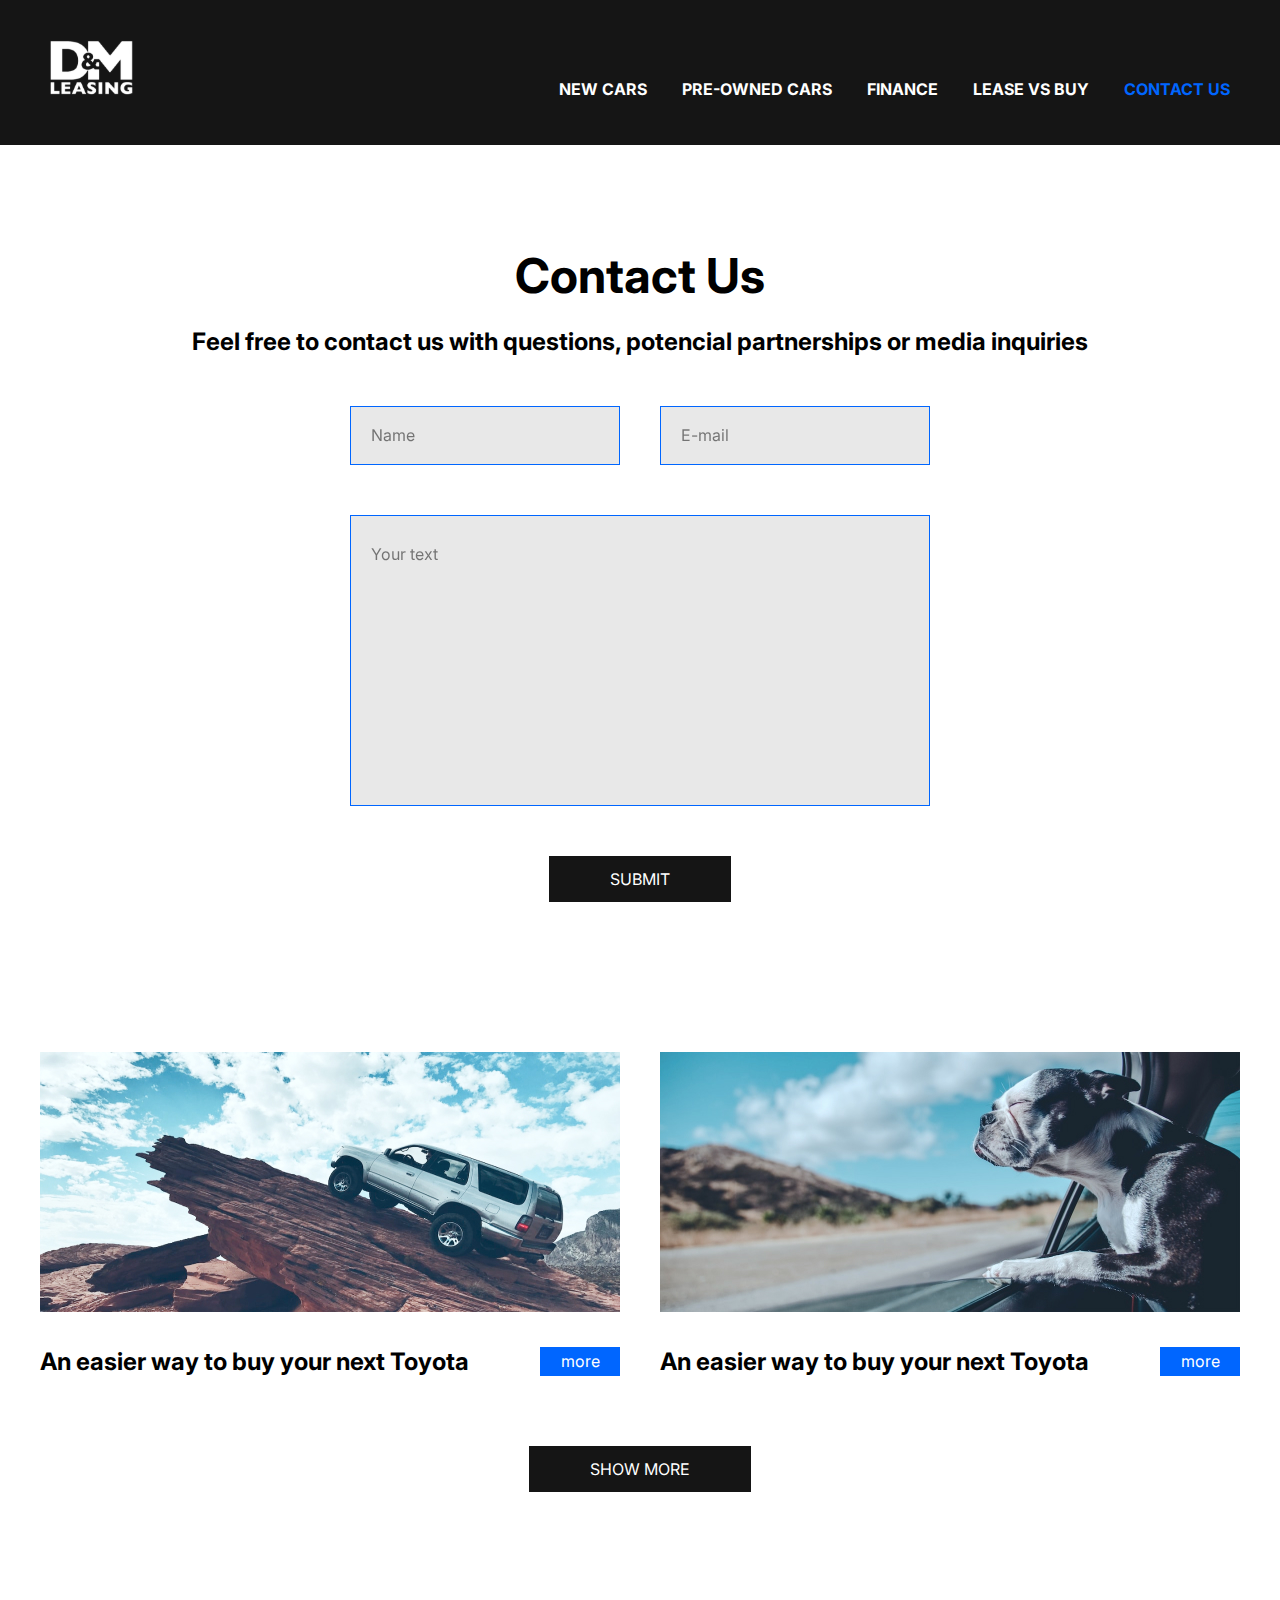
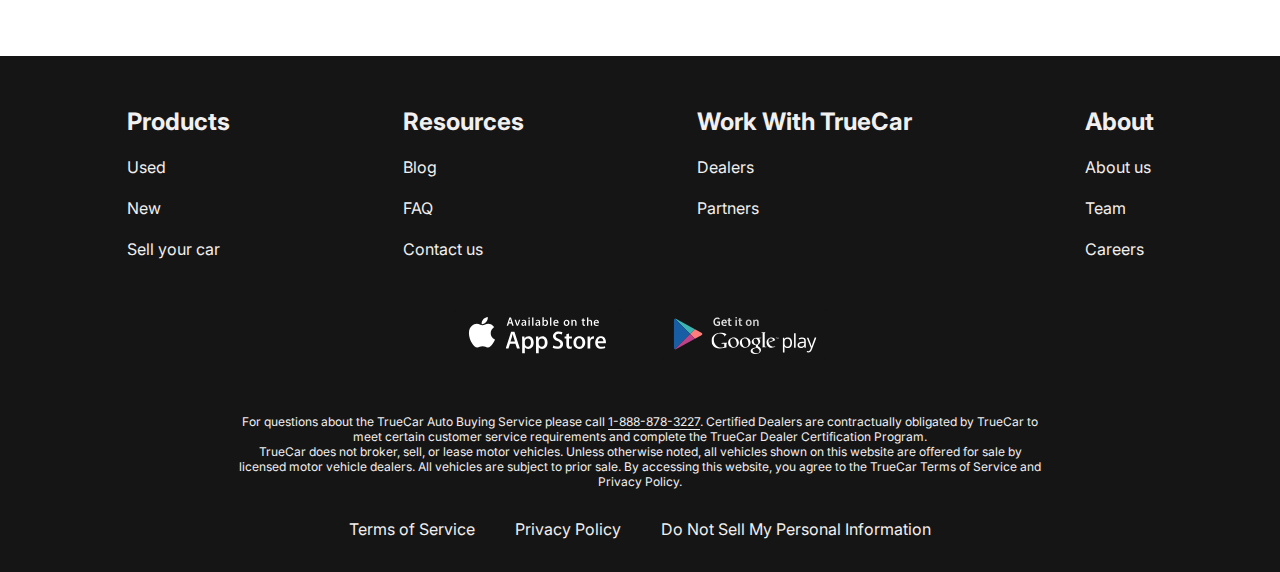
<file: lease car/contact.html>
<!DOCTYPE html>
<html lang="ru">
<head>
    <meta charset="UTF-8">
    <meta http-equiv="X-UA-Compatible" content="IE=edge">
    <meta name="viewport" content="width=device-width, initial-scale=1.0">
    <script src="js/second.js" defer></script>
    <link rel="stylesheet" href="css/style.css">
    <link rel="stylesheet" href="css/choosecar.css">
    <link rel="stylesheet" href="css/contact.css">

    <title>Lease DM</title>
</head>
<body>
<div class="wraper">
    <header class="header">
        <div class="container">
            <div class="header__inner">
                <a href="index.html" class="header__inner__logo-link">
                    <img class="logo" src="img/logo.svg" alt="">
                </a>

                <nav class="menu">
                    <button class="menu__button">
                        <span></span>
                        <span></span>
                        <span></span>
                    </button>
                    <ul class="menu__list">
                        <li class="menu__list-item">
                            <a href="choosecar.html" class="menu__list-link">NEW CARS</a>
                        </li>
                        <li class="menu__list-item">
                            <a href="" class="menu__list-link">PRE-OWNED CARS</a>
                        </li>
                        <li class="menu__list-item">
                            <a href="" class="menu__list-link">FINANCE</a>
                        </li>
                        <li class="menu__list-item">
                            <a href="" class="menu__list-link">LEASE VS BUY</a>
                        </li>
                        <li class="menu__list-item">
                            <a href="contact.html" class="menu__list-link menu__list-link-active">CONTACT US</a>
                        </li>
                    </ul>
                </nav>
            </div>
        </div>
    </header>
    <main class="main">
        <section class="contact">
            <div class="container">
                <h2 class="section-tittle contact__tittle">Contact Us</h2>
                <p class="contact__text">Feel free to contact us with questions, potencial partnerships or media inquiries</p>
                <form action="" class="contact__form">
                    <input type="text" class="contact__form-input" placeholder="Name">
                    <input type="email" class="contact__form-input" placeholder="E-mail">
                    <textarea class="contact__form-textarea" placeholder="Your text"></textarea>
                    <button class="selected__btn contact__form-btn" type="submit">SUBMIT</button>
                </form>
            </div>
        </section>

        <section class="blog">
            <div class="container">
                <div class="blog__items">
                    <div class="blog__item">
                        <img src="img/blog-1.jpg" alt="" class="blog__item-img">
                        <h3 class="choose-car__tittle blog__item-tittle">An easier way to buy your next Toyota</h3>
                        <a href="#" class="blog__item-link">more</a>
                    </div>
                    <div class="blog__item">
                        <img src="img/blog-2.jpg" alt="" class="blog__item-img">
                        <h3 class="choose-car__tittle blog__item-tittle">An easier way to buy your next Toyota</h3>
                        <a href="#" class="blog__item-link">more</a>
                    </div>
                </div>
                <div class="blog__btn">
                    <button class="selected__btn">
                        SHOW MORE
                    </button>
                </div>
        </section>
    </main>
    <footer class="footer">
        <div class="container">
            <nav class="footer__menu">
                <ul class="footer__menu__list">
                    <li class="footer__menu-item">
                         <h4 class="footer__menu-tittle">Products</h4>
                    </li>
                    <li class="footer__menu-item"><a href="#" class="footer__menu-link">Used</a></li>
                    <li class="footer__menu-item"><a href="#" class="footer__menu-link">New</a></li>
                    <li class="footer__menu-item"><a href="#" class="footer__menu-link">Sell your car</a></li>
                </ul>
                <ul class="footer__menu__list">
                    <li class="footer__menu-item">
                        <h4 class="footer__menu-tittle">Resources</h4>
                    </li>
                    <li class="footer__menu-item"><a href="#" class="footer__menu-link">Blog</a></li>
                    <li class="footer__menu-item"><a href="#" class="footer__menu-link">FAQ</a></li>
                    <li class="footer__menu-item"><a href="#" class="footer__menu-link">Contact us</a></li>
                </ul>
                <ul class="footer__menu__list">
                    <li class="footer__menu-item">
                        <h4 class="footer__menu-tittle">Work With TrueCar</h4>
                    </li>
                    <li class="footer__menu-item"><a href="#" class="footer__menu-link">Dealers</a></li>
                    <li class="footer__menu-item"><a href="#" class="footer__menu-link">Partners</a></li>
                </ul>
                <ul class="footer__menu__list">
                    <li class="footer__menu-item">
                        <h4 class="footer__menu-tittle">About</h4>
                    </li>
                    <li class="footer__menu-item"><a href="#" class="footer__menu-link">About us</a></li>
                    <li class="footer__menu-item"><a href="#" class="footer__menu-link">Team</a></li>
                    <li class="footer__menu-item"><a href="#" class="footer__menu-link">Careers</a></li>
                </ul>
            </nav>

            <div class="app">
                <ul class="app__list">
                    <li class="app__list-item">
                        <a href="#" class="app_list-link">
                            <img src="img/appleapp.svg" alt="" class="app__list-apple">
                        </a>
                    </li>
                    <li class="app__list-item">
                        <a href="#" class="app_list-link">
                            <img src="img/googleapp.svg" alt="" class="app__list-google">
                        </a>
                    </li>
                </ul>
            </div>
            <div class="footer__copy">
                <p class="footer__copy-text">
                    For questions about the TrueCar Auto Buying Service please call <a style="border-bottom: 1px solid;">1-888-878-3227</a>.
                    Certified Dealers are contractually obligated by TrueCar to meet certain customer service requirements and complete the
                    TrueCar Dealer Certification Program.
                </p>
                <p class="footer__copy-text">
                    TrueCar does not broker, sell, or lease motor vehicles. Unless otherwise noted, all vehicles shown on this website are
                    offered for sale by licensed motor vehicle dealers. All vehicles are subject to prior sale. By accessing this website,
                    you agree to the TrueCar Terms of Service and Privacy Policy.
                </p>
            </div>
            <nav class="copy_nav">
                <ul class="copy__nav__menu">
                    <li class="copy__nav__menu-item">
                        <a href="" class="copy__nav__menu-link">Terms of Service</a>
                    </li>
                    <li class="copy__nav__menu-item">
                        <a href="" class="copy__nav__menu-link">Privacy Policy</a>
                    </li>
                    <li class="copy__nav__menu-item">
                        <a href="" class="copy__nav__menu-link">Do Not Sell My Personal Information</a></li>
                </ul>
            </nav>
        </div>
    </footer>
</div>
</body>
</html>
</file>
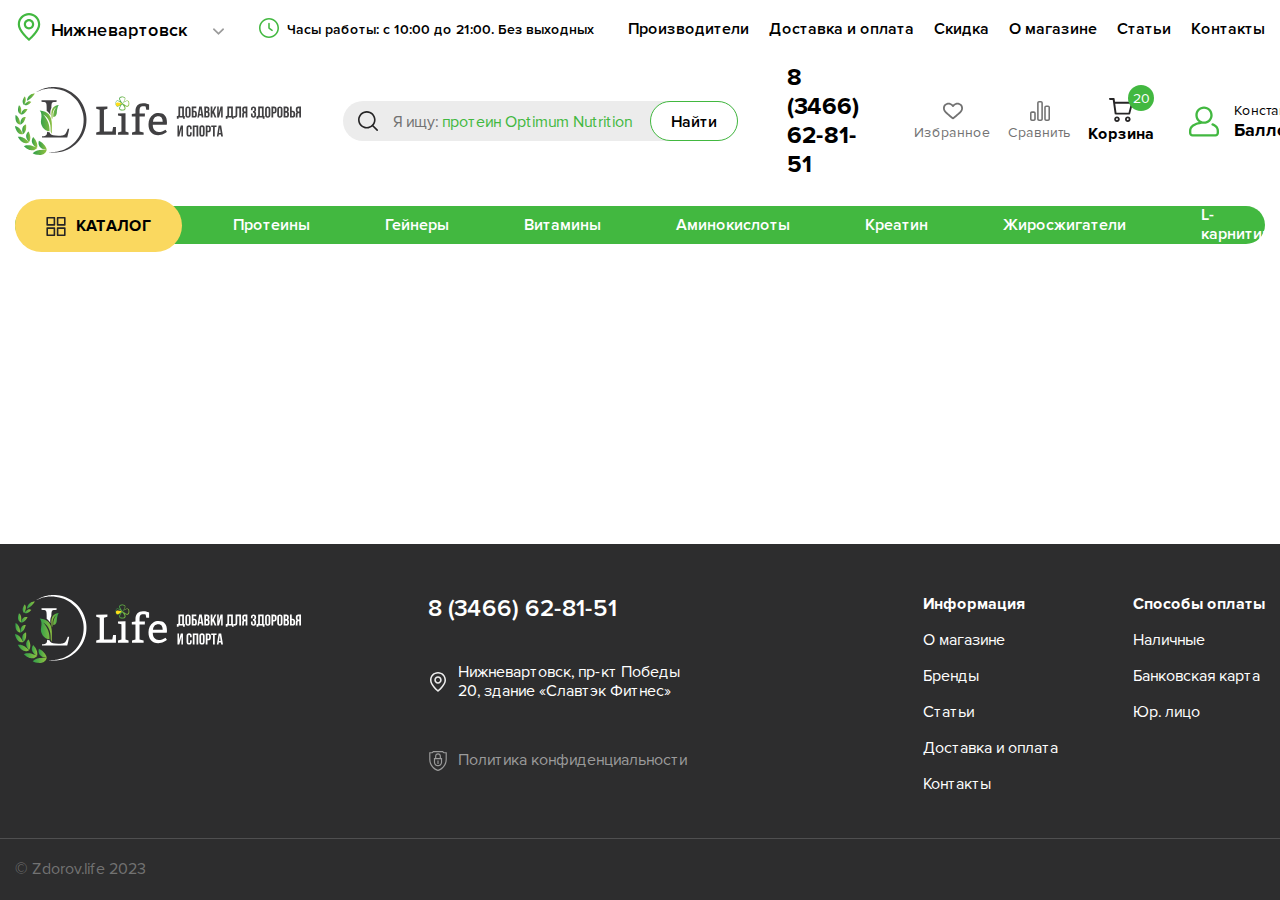
<file: Zdorov_life/basket_shop.html>
<!DOCTYPE html>
<html lang="ru">
<head>
    <meta charset="UTF-8">
    <meta name="viewport" content="width=device-width, initial-scale=1.0">
    

    <link rel="stylesheet" href="css/style.css">
    <script src="js/main.js" defer></script>
    <title>Zdorov.life</title>
</head>
<body>
    <div class="wrapper">
        <header class="header">
            <div class="container">
                <div class="header__top">

                        <form class="form__wrapper">
                            <select class="header__top__select">
                                <option class="header__top__select-item" value="city-Nizhnevartovsk">Нижневартовск</option>
                                <option class="header__top__select-item" value="city-Moscow">Москва</option>
                                <option class="header__top__select-item"  value="city-StPetersburg">Санкт-Питербург</option>
                                <option class="header__top__select-item"  value="city-NizhnyNovgorod">Нижний-Новгород</option>
                                <option class="header__top__select-item"  value="city-OrekhovoZuyevo">Орехово-Зуево</option>
                                
                            </select>
                        </form>
                    
                    <p class="header__top__hours">Часы работы: с 10:00 до 21:00. Без выходных</p>

                    <ul class="header__top__menu">
                        <li class="header__top__menu-item">
                            <a href="" class="header__top__menu-linl">
                                Производители
                            </a>
                        </li>
                        <li class="header__top__menu-item">
                            <a href="" class="header__top__menu-link">
                                Доставка и оплата
                            </a>
                        </li>
                        <li class="header__top__menu-item">
                            <a href="" class="header__top__menu-link">
                                Скидка
                            </a>
                        </li>
                        <li class="header__top__menu-item">
                            <a href="" class="header__top__menu-link">
                                О магазине
                            </a>
                        </li>
                        <li class="header__top__menu-item">
                            <a href="" class="header__top__menu-link">
                                Статьи
                            </a>
                        </li>
                        <li class="header__top__menu-item">
                            <a href="" class="header__top__menu-link">
                                Контакты
                            </a>
                        </li>
                    </ul>
                </div>
                <div class="header__middle">
                    <img src="img/zdorov-life-logo.svg" alt="" class="header__bottom-logo">
                    <form action="" class="header__middle__form">
                        <div class="header__middle__form__search-wrapper">
                            <input type="search" name="" id="" placeholder="" class="header__middle__form-search">
                            <button type="submit" class="header__middle__form-btn">Найти</button>
                            <div class="header__middle__form-placeholder">
                                <p class="placeholder-text">
                                    Я ищу:
                                    <span class="placeholder__product-name">
                                        протеин Optimum Nutrition
                                    </span>
                                </p>
                            </div>
                            <img src="img/found-icon.svg" alt="" class="header__middle__form__search-img">
                        </div>
                    </form>
                    <a href="tel:+83466628151" class="header__middle__call-link">8 (3466) 62-81-51</a>
                    <nav class="header__middle__menu-list">
                        <button class="header__middle__menu-item">
                            <img src="img/favorite-icon.svg" alt="" class="header__middle__menu-img">
                            <p class="header__middle__menu-text">Избранное</p>
                        </button>
                        <button class="header__middle__menu-item">
                            <img src="img/comparasion-icon.svg" alt="" class="header__middle__menu-img">
                            <p class="header__middle__menu-text">Сравнить</p>
                        </button>
                        <button class="header__middle__menu-item basket__img">
                            <div class="header__middle__menu__basket-wrapper">
                                <img src="img/basket-shop--icon.svg" alt="" class="header__middle__menu-img basket__img-count">
                                <p class="header__middle__menu-text text__basket">Корзина</p>
                            </div>
                            
                        </button>
                    </nav>
                    <div class="header__middle__profile ">
                        <img src="img/avatar-profile-icon.svg" alt="" class="header__middle__profile-avatar">
                        <div class="header__middle__profile-wrapper">
                            <p class="header__middle__profile-name">
                                Константинопольский Олег Алексеевич
                            </p>
                            
                            <p class="header__middle__profile-points">Баллов: <span class="points">200</span></p>
                        </div>
                    </div>
                </div>
                <div class="header__bottom">
                    <nav class="header__bottom__menu">
                        <ul class="header__bottom__menu-list">
                            <li class="header__bottom__menu-item header__bottom__menu-itemActive">
                                <img src="img/catalog-icon.svg" alt="">
                                <a href="" class="header__bottom__menu-link header__bottom__menu-linkActive">
                                    Каталог
                                </a>
                            </li>
                            <li class="header__bottom__menu-item">
                                <a href="" class="header__bottom__menu-link">
                                    Протеины
                                </a>
                            </li>
                            <li class="header__bottom__menu-item">
                                <a href="" class="header__bottom__menu-link">
                                    Гейнеры
                                </a>
                            </li>
                            <li class="header__bottom__menu-item">
                                <a href="" class="header__bottom__menu-link">
                                    Витамины
                                </a>
                            </li>
                            <li class="header__bottom__menu-item">
                                <a href="" class="header__bottom__menu-link">
                                    Аминокислоты
                                </a>
                            </li>
                            <li class="header__bottom__menu-item">
                                <a href="" class="header__bottom__menu-link">
                                    Креатин
                                </a>
                            </li>
                            <li class="header__bottom__menu-item">
                                <a href="" class="header__bottom__menu-link">
                                    Жиросжигатели
                                </a>
                            </li>
                            <li class="header__bottom__menu-item">
                                <a href="" class="header__bottom__menu-link">
                                    L-карнитин
                                </a>
                            </li>
                            <li class="header__bottom__menu-item">
                                <a href="" class="header__bottom__menu-link header__bottom__menu-activeAccessory">
                                    Аксессуары
                                </a>
                            </li>
                            
                        </ul>
                    </nav>
                </div>
            </div>

        </header>
        

        <main class="main"></main>
        <footer class="footer">
            <div class="container">
                <div class="footer__inner">
                    <img src="img/zdorov-life-logo-whte.svg" alt="" class="header__bottom-logo">

                    <div class="footer__info">
                        <a href="tel:83466628151" class="footer__info-phone">8 (3466) 62-81-51</a>
                        <figure class="footer__info__address">
                            <img src="img/geo-location-icon-white.svg" alt="" class="footer__info-geoIcon">
                            <figcaption class="footer__info__address-text">Нижневартовск, пр-кт Победы 20, здание «Славтэк Фитнес»</figcaption>   
                        </figure>

                        <figure class="footer__info__private">
                            <img src="img/private-icon.svg" alt="" class="footer__info-privateIcon">
                            <figcaption class="footer__info__private-text">Политика конфиденциальности</figcaption>
                        </figure>
                    </div>
                    <div class="footer__menu">
                         <nav class="footer__menu__info">
                            <ul class="footer__menu__info-list">
                                <li class="footer__menu__info-item">
                                    Информация
                                </li>
                                <li class="footer__menu__info-item">
                                    <a href="" class="footer__menu__info-link">
                                        О магазине
                                    </a>
                                </li>
                                <li class="footer__menu__info-item">
                                    <a href="" class="footer__menu__info-link">
                                        Бренды
                                    </a>
                                </li>
                                <li class="footer__menu__info-item">
                                    <a href="" class="footer__menu__info-link">
                                        Статьи
                                    </a>
                                </li>
                                <li class="footer__menu__info-item">
                                    <a href="" class="footer__menu__info-link">
                                        Доставка и оплата
                                    </a>
                                </li>
                                <li class="footer__menu__info-item">
                                    <a href="" class="footer__menu__info-link">
                                        Контакты
                                    </a>
                                </li>
                            </ul>
                        </nav>
                        <nav class="footer__menu__info">
                            <ul class="footer__menu__info-list">
                                <li class="footer__menu__info-item">
                                    Способы оплаты
                                </li>
                                <li class="footer__menu__info-item">
                                    <a href="" class="footer__menu__info-link">
                                        Наличные
                                    </a>
                                </li>
                                <li class="footer__menu__info-item">
                                    <a href="" class="footer__menu__info-link">
                                        Банковская карта
                                    </a>
                                </li>
                                <li class="footer__menu__info-item">
                                    <a href="" class="footer__menu__info-link">
                                        Юр. лицо
                                    </a>
                                </li>
                            </ul>
                        </nav>
                    </div>
                    
                    
                </div>
            </div>
            <div class="footer__line">
                <div class="container">
                    <p class="footer__line__copyright">© Zdorov.life 2023</p>
                </div>
            </div>
        </footer>

    </div>
</body>
</html>
</file>
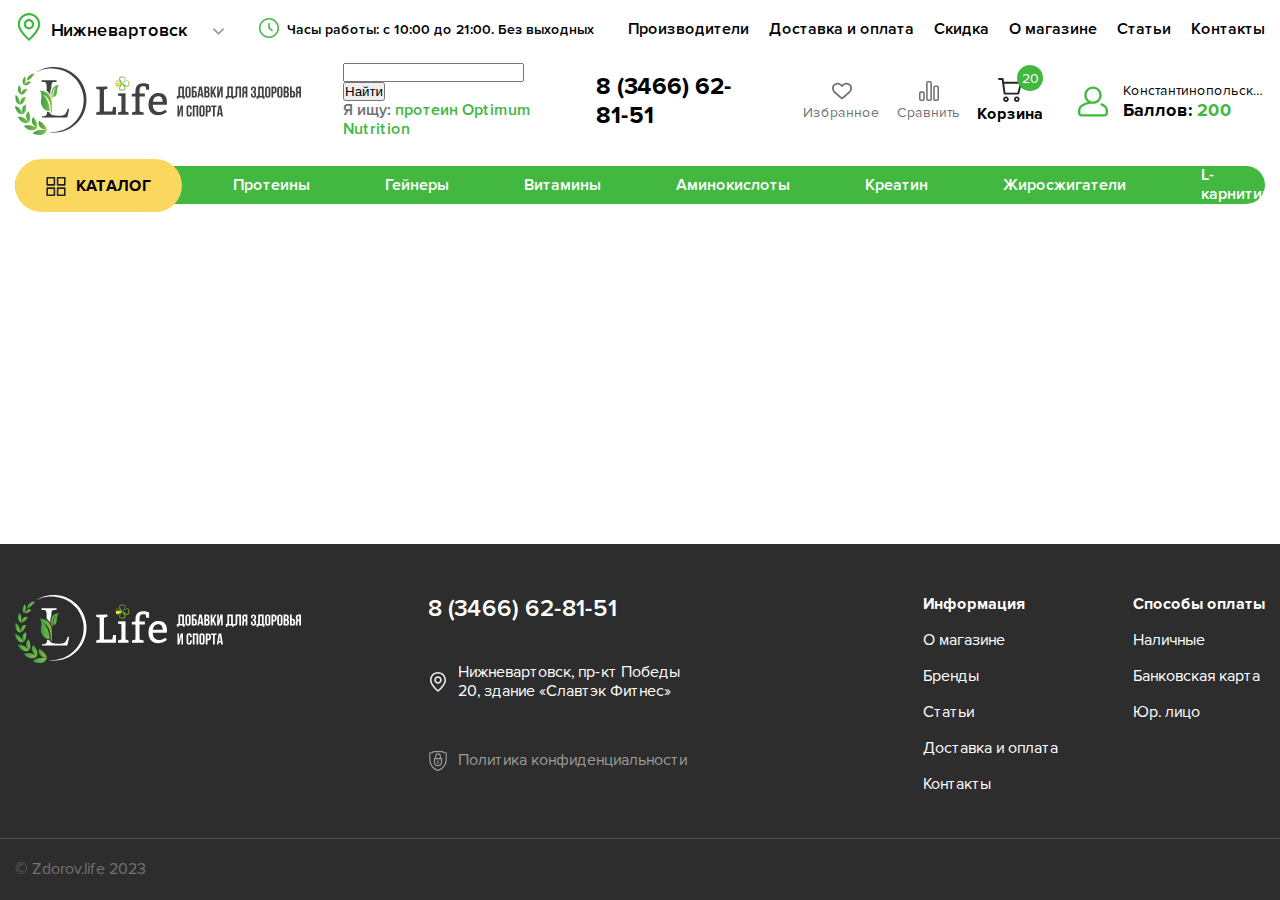
<file: Zdorov_life/gainer.html>
<!DOCTYPE html>
<html lang="ru">
<head>
    <meta charset="UTF-8">
    <meta name="viewport" content="width=device-width, initial-scale=1.0">
    

    <link rel="stylesheet" href="css/style.css">
    <script src="js/main.js" defer></script>
    <title>Zdorov.life</title>
</head>
<body>
    <div class="wrapper">
        <header class="header">
            <div class="container">
                <div class="header__top">

                        <form class="form__wrapper">
                            <select class="header__top__select">
                                <option class="header__top__select-item" value="city-Nizhnevartovsk">Нижневартовск</option>
                                <option class="header__top__select-item" value="city-Moscow">Москва</option>
                                <option class="header__top__select-item"  value="city-StPetersburg">Санкт-Питербург</option>
                                <option class="header__top__select-item"  value="city-NizhnyNovgorod">Нижний-Новгород</option>
                                <option class="header__top__select-item"  value="city-OrekhovoZuyevo">Орехово-Зуево</option>
                                
                            </select>
                        </form>
                    
                    <p class="header__top__hours">Часы работы: с 10:00 до 21:00. Без выходных</p>

                    <ul class="header__top__menu">
                        <li class="header__top__menu-item">
                            <a href="" class="header__top__menu-linl">
                                Производители
                            </a>
                        </li>
                        <li class="header__top__menu-item">
                            <a href="" class="header__top__menu-link">
                                Доставка и оплата
                            </a>
                        </li>
                        <li class="header__top__menu-item">
                            <a href="" class="header__top__menu-link">
                                Скидка
                            </a>
                        </li>
                        <li class="header__top__menu-item">
                            <a href="" class="header__top__menu-link">
                                О магазине
                            </a>
                        </li>
                        <li class="header__top__menu-item">
                            <a href="" class="header__top__menu-link">
                                Статьи
                            </a>
                        </li>
                        <li class="header__top__menu-item">
                            <a href="" class="header__top__menu-link">
                                Контакты
                            </a>
                        </li>
                    </ul>
                </div>
                <div class="header__middle">
                    <img src="img/zdorov-life-logo.svg" alt="" class="header__bottom-logo">
                    <form action="" class="header__middle__form">
                        <div class="header__bottom__form-search-wrapper">
                            <input type="search" name="" id="" placeholder="" class="header__bottom__form-search">
                            <button type="submit" class="header__middle-form-btn">Найти</button>
                            <div class="header__bottom__form-placeholder"><p class="placeholder-text">Я ищу: <span class="placeholder__product-name">протеин Optimum
                                Nutrition</span></p></div>
                        </div>
                        
                    
                    </form>
                    <a href="tel:+83466628151" class="header__middle__call-link">8 (3466) 62-81-51</a>
                    <nav class="header__middle__menu-list">
                        <button class="header__middle__menu-item">
                            <img src="img/favorite-icon.svg" alt="" class="header__middle__menu-img">
                            <p class="header__middle__menu-text">Избранное</p>
                        </button>
                        <button class="header__middle__menu-item">
                            <img src="img/comparasion-icon.svg" alt="" class="header__middle__menu-img">
                            <p class="header__middle__menu-text">Сравнить</p>
                        </button>
                        <button class="header__middle__menu-item basket__img">
                            <div class="header__middle__menu__basket-wrapper">
                                <img src="img/basket-shop--icon.svg" alt="" class="header__middle__menu-img basket__img-count">
                                <p class="header__middle__menu-text text__basket">Корзина</p>
                            </div>
                            
                        </button>
                    </nav>
                    <div class="header__middle__profile ">
                        <img src="img/avatar-profile-icon.svg" alt="" class="header__middle__profile-avatar">
                        <div class="header__middle__profile-wrapper">
                            <p class="header__middle__profile-name">
                                Константинопольский Олег Алексеевич
                            </p>
                            
                            <p class="header__middle__profile-points">Баллов: <span class="points">200</span></p>
                        </div>
                    </div>
                </div>
                <div class="header__bottom">
                    <nav class="header__bottom__menu">
                        <ul class="header__bottom__menu-list">
                            <li class="header__bottom__menu-item header__bottom__menu-itemActive">
                                <img src="img/catalog-icon.svg" alt="">
                                <a href="" class="header__bottom__menu-link header__bottom__menu-linkActive">
                                    Каталог
                                </a>
                            </li>
                            <li class="header__bottom__menu-item">
                                <a href="" class="header__bottom__menu-link">
                                    Протеины
                                </a>
                            </li>
                            <li class="header__bottom__menu-item">
                                <a href="" class="header__bottom__menu-link">
                                    Гейнеры
                                </a>
                            </li>
                            <li class="header__bottom__menu-item">
                                <a href="" class="header__bottom__menu-link">
                                    Витамины
                                </a>
                            </li>
                            <li class="header__bottom__menu-item">
                                <a href="" class="header__bottom__menu-link">
                                    Аминокислоты
                                </a>
                            </li>
                            <li class="header__bottom__menu-item">
                                <a href="" class="header__bottom__menu-link">
                                    Креатин
                                </a>
                            </li>
                            <li class="header__bottom__menu-item">
                                <a href="" class="header__bottom__menu-link">
                                    Жиросжигатели
                                </a>
                            </li>
                            <li class="header__bottom__menu-item">
                                <a href="" class="header__bottom__menu-link">
                                    L-карнитин
                                </a>
                            </li>
                            <li class="header__bottom__menu-item">
                                <a href="" class="header__bottom__menu-link header__bottom__menu-activeAccessory">
                                    Аксессуары
                                </a>
                            </li>
                            
                        </ul>
                    </nav>
                </div>
            </div>

        </header>
        

        <main class="main"></main>
        <footer class="footer">
            <div class="container">
                <div class="footer__inner">
                    <img src="img/zdorov-life-logo-whte.svg" alt="" class="header__bottom-logo">

                    <div class="footer__info">
                        <a href="tel:83466628151" class="footer__info-phone">8 (3466) 62-81-51</a>
                        <figure class="footer__info__address">
                            <img src="img/geo-location-icon-white.svg" alt="" class="footer__info-geoIcon">
                            <figcaption class="footer__info__address-text">Нижневартовск, пр-кт Победы 20, здание «Славтэк Фитнес»</figcaption>   
                        </figure>

                        <figure class="footer__info__private">
                            <img src="img/private-icon.svg" alt="" class="footer__info-privateIcon">
                            <figcaption class="footer__info__private-text">Политика конфиденциальности</figcaption>
                        </figure>
                    </div>
                    <div class="footer__menu">
                         <nav class="footer__menu__info">
                            <ul class="footer__menu__info-list">
                                <li class="footer__menu__info-item">
                                    Информация
                                </li>
                                <li class="footer__menu__info-item">
                                    <a href="" class="footer__menu__info-link">
                                        О магазине
                                    </a>
                                </li>
                                <li class="footer__menu__info-item">
                                    <a href="" class="footer__menu__info-link">
                                        Бренды
                                    </a>
                                </li>
                                <li class="footer__menu__info-item">
                                    <a href="" class="footer__menu__info-link">
                                        Статьи
                                    </a>
                                </li>
                                <li class="footer__menu__info-item">
                                    <a href="" class="footer__menu__info-link">
                                        Доставка и оплата
                                    </a>
                                </li>
                                <li class="footer__menu__info-item">
                                    <a href="" class="footer__menu__info-link">
                                        Контакты
                                    </a>
                                </li>
                            </ul>
                        </nav>
                        <nav class="footer__menu__info">
                            <ul class="footer__menu__info-list">
                                <li class="footer__menu__info-item">
                                    Способы оплаты
                                </li>
                                <li class="footer__menu__info-item">
                                    <a href="" class="footer__menu__info-link">
                                        Наличные
                                    </a>
                                </li>
                                <li class="footer__menu__info-item">
                                    <a href="" class="footer__menu__info-link">
                                        Банковская карта
                                    </a>
                                </li>
                                <li class="footer__menu__info-item">
                                    <a href="" class="footer__menu__info-link">
                                        Юр. лицо
                                    </a>
                                </li>
                            </ul>
                        </nav>
                    </div>
                    
                    
                </div>
            </div>
            <div class="footer__line">
                <div class="container">
                    <p class="footer__line__copyright">© Zdorov.life 2023</p>
                </div>
            </div>
        </footer>

    </div>
</body>
</html>
</file>
<file: lease car/css/style.css>
/* ----- 1. other settings ----- */

@import url(https://fonts.googleapis.com/css?family=Inter:regular,700);

:root{
    --main-color: #151515;
    --blue-color:#0066FF;
    --color-white:#ffffff;
}

*{ 
    padding: 0;
    margin: 0;
    box-sizing: border-box;
    scroll-behavior: smooth;
}

body,html{
    width: 100%;
    height: 100%;
    font-family: "Inter";
    font-size: inherit;
    font-weight: 400;
    line-height: 1.3;
    
}

.body-hidden{
    overflow-y: hidden;
}

ul{

    list-style-type: none;
}

a{
    text-decoration: none;
    color:inherit;
}

.wraper{
    min-height: 100%;
    display: flex;
    flex-direction: column;
}

.footer{
    width: 100%;
}


.main{
    flex-grow: 1;

}

.section-tittle{
    margin-bottom: 60px;
    font-size: 48px;
    font-weight: 700;
}

h3{
    font-size: 24px;
}

/* ----- 1. other settings ----- */

/* ------ 2. header ------ */

.header{
    background-color: var(--main-color);
    font-weight: 700;
}

/* .header-active{
    height: 100vh;
    overflow: visible;
} */

.header-main{
    background-color: transparent;
   position: absolute;
    z-index: 10;
    left: 0;
    right: 0;
 
}

.container{
    max-width: 1220px;
    margin: 0 auto;
    padding: 0 10px;
}

.header__inner{
    display: flex;
    justify-content: space-between;
    align-items: flex-end;
    padding: 40px 10px 45px;
    /* overflow: hidden; */
}

.menu__list{
    display: flex;
    gap:35px;
}

.menu__list-link{
    text-transform: uppercase;
    color:rgb(255, 255, 255)
    
}

.menu__button{
    display: flex;
    width: 28px;
    height: 24px;
    flex-direction: column;
    align-items: center;
    justify-content: space-between;
    background-color: transparent;
    padding: 0;
    cursor: pointer;
    border: none;
    display: none;
    transition: all ease-in-out 1s;
}

.menu__button span{
    background-color: #ffffff;
    height: 3px;
    width: 100%;
}

.menu__button-active{

    background-image: url('../img/close.png');
    background-size: cover;
    background-repeat: no-repeat;
}
.menu__button-active span{
    display: none;
}



/* ------ 2. header ------ */


/* ------ 3. main ------ */

.content__top{
    position: absolute;
    z-index: 5;
    display: flex;
    align-items: center;
    justify-content: center;
    flex-direction: column;
    padding-top: 367px;
    background-color: transparent;
    color: var(--color-white);
    font-weight: 700;
    text-align: center;
    left: 0;
    right: 0;
    width: 70% ;
    margin: 0 auto;
}

.content__top-tittle{
    font-size: 96px; 
    padding-bottom: 38px;  
}

.content__top-btn{
    font-size: 36px;
    max-width: 430px;
    width: 100%;
    background-color: var(--main-color);
    padding: 23px 23px;
    text-transform: uppercase;
    display: inline-block;
}

 /* ------ slider ------ */

.slider{
    overflow: hidden;
    max-width: 100%;
    
}

.slider__squere{
    display: flex;
     
}
.slide{
    transition: opacity 300ms ease-out;
    opacity: 0;
    
}

.slide_active{
    opacity: 1;
}

.slider__pagination{
    display: flex;
    justify-content: center;
    align-items: flex-end;
    margin-top: 707px;
    gap: 30px;
}

.clickArea{
    display: flex;
    justify-content: space-between;
    position: absolute;
    z-index: 3;
    width: 100%;
    max-height: 100% ;
    top: 0;
    left: 0;
}


.slider__pagination-btn{
    border: none;
    width: 120px;
    min-height: 3px;
    background-color:var(--main-color);
    transition: all 0.3s ease-in-out; 
}

.slider__pagination-btn_active{
    min-height: 6px;
    background-color: #ffffff;
}
 /* ------ slider ------ */

.why-lease{
    margin: 150px 0;
    width: 100%;
    text-align: center;
}

.why-lease__important-things-list{
    display: grid;
    grid-template-columns: repeat(4,minmax(0,1fr));
    gap: 40px;
}

.why-lease__list-item__tittle{
    padding: 30px 0 30px;
    font-weight: 700;
    line-height: 58px;
}

.section__list-item__text{
    text-align: left;
    font-size: 16px;
    width: 100%;
}

.howWorkContent{
    max-width: 620px;
    margin: 0 auto 150px;
    
}

.howWorkContent__section-tittle{
    margin-top: 50px;
}

.howWorkContent__section-text,.important-things__list-item__text{
    width: 270px;
}

.howWorkContent__section__list{
    margin: 50px 0 70px;
    counter-reset: myCounter;
    list-style-type: none;
    padding-left: 70px;
}

.howWorkContent__section__list-item{
    counter-increment: myCounter;
    display: flex;
    align-items: center;
    gap: 140px;
    
}

.howWorkContent__section__list-item + .howWorkContent__section__list-item{
    margin-top: 40px;
}

.howWorkContent__section__list-item:before{
    content:counter(myCounter);
    display: flex;
    justify-content: center;
    align-items: center;
    background-color: var(--blue-color);
    font-weight: 700;
    font-size: 48px;
    color: var(--color-white);
    min-width: 100px;
    min-height: 100px;
    border-radius: 50%;
}

.section-tittle_howWorkContent{
    margin-bottom: 50px;

}

.video,.important-things{
    text-align: center;
    margin-bottom: 150px;
}

.video__important-things__tittle{
    margin-bottom: 20px;
}

.video__section-tittle{
    margin-bottom: 50px;
}
.video-content {
    width: 1000;
    height: 500px;
    box-shadow: 9px 8px 22px -2px rgba(0, 0, 0, 0.5);
    margin: 30px;
    padding: 30px;
    margin: 50px auto;
}

.important-things__list{
    display: grid;
    grid-template-columns: repeat(4,minmax(0,1fr));
   
}

.important_things-text{
    max-width: 590px;
    margin: 0 auto 50px;
}


.important-things__list-item__text{
    margin: 20px auto 0 ;
    max-width: 100%;
}

/* ------ 3. main ------ */


/* ------ 4. footer ------ */

.footer{
    width: 100%;
    background-color:var(--main-color);
    color: rgb(242, 239, 239);
    padding: 50px 0 32px;
}

.footer__menu{
    display: flex;
    justify-content: space-around;
    margin-bottom: 50px;
}

.footer__menu__list{
    max-width: 225px;
}


.footer__menu-tittle{
    font-weight: 700;
    font-size: 24px;
}

.footer__menu-item + .footer__menu-item{
    padding-top: 20px;
}

.app__list{
    display: flex;
    justify-content: center;
    gap: 39px;
}


.footer__copy{
    margin: 50px auto 30px;
    width: 808px;
    text-align: center;
    font-size: 12px;
    line-height: 15px;
}



.copy__nav__menu{
    display: flex;
    justify-content: center;
    gap:40px;

}

/* ----- 4. footer ----- */

/* ----- 5. adaptation ----- */

@media (max-width: 2525px) and (min-width: 890px) {
    .slider__pagination{
        margin-top: calc(170px + (707 - 170) * ((100vw - 897px) / (2550 - 897)));
    }
    .content__top-btn {
        width: calc(198px + (430 - 259) * ((100vw - 897px) / (2550 - 897)));
        font-size: calc(15px + (36 - 16) * ((100vw - 897px) / (2550 - 897)));
        padding: calc(8px + (23 - 14) * ((100vw - 897px)/(2550 - 897)));
    }
    .content__top-tittle{
        font-size: calc(35px + (96 - 35) * ((100vw - 360px)/(2550 - 360)));
        padding-bottom: calc(25px + (38 - 25) * ((100vw - 897px)/(2550 - 897)));
    }
    .content__top{
        padding-top: calc(160px + (367 - 160) * ((100vw - 897px) / (2550 - 897)));
    }

    .slider__pagination-btn{
        width: calc(77px + (120 - 77) * ((100vw - 897px) / (2550 - 897))); ;
    }
}
@media (max-width: 1230px){
    .important-things__list{
        gap: 40px 20px;
    }
    .important-things__list-img{
        width: 100%;
    }
}
@media (max-width: 1080px){

    .video-content {
        width: 92%;
        margin: 0 auto;
    }
    .why-lease__list-item__img{
        width: 30%;
    }
    
@media (max-width: 890px){
     .important-things__list{
        grid-template-columns: repeat(2,1fr);
        padding: 0 30px;
    }

  
   
    .menu__list{
        position: absolute;
        z-index: 10;
        padding-top: 200px;
        background-color: #151515;
        flex-direction: column;
        align-items: center;
        top: 0;
        bottom: 0;
        font-size: calc(13px + (17 - 13) * ((100vw - 360px)/(890 - 360)));
        right: 0;
        height: 100vh;
        width: 50%;
        position: fixed;
        transform: translate(+100%);
        transition: transform 1s ease;
        gap: calc(31px + (51 - 31) * ((100vw - 360px)/(890 - 360)));
        overflow: hidden;
    }
    
    .section-tittle {
        font-size: calc(28px + (48 - 28) * ((100vw - 300px)/(860 - 360)));
    }

    .menu__list.menu__header-active{
        transform: translateX(0%);
    
        box-shadow: 0 0 0 100vw rgba(0, 0, 0, .6);
    }
    .menu__button {
        display: flex;
        position: absolute;
        z-index: 11;
        right: 0;
        top: 0;
        margin: 33px 10px;
    }
    .logo {
        position: absolute;
        z-index: 11;
        left: 0;
        top: 0;
        margin: 15px;
}

    .footer__copy {
        width: 100%;
    }
    .video-content {
        height: calc(152px + (500 - 152) * ((100vw - 300px)/(860 - 300)));
}
    .content__top-tittle {
        font-size: calc(28px + (65 - 28) * ((100vw - 360px) / (890 - 360)));
    }
    .content__top-btn {
        font-size: calc(13px + (28 - 13) * ((100vw - 360px) / (890 - 360)));
        width: calc(154px + (355 - 154) * ((100vw - 360px) / (890 - 360)));
        padding: calc(7px + (16 - 7) * ((100vw - 360px) / (890 - 360)));
    }
    .slider__pagination-btn {
        width: calc(42px + (95 - 42) * ((100vw - 360px) / (890 - 360)));
    }
    .slider__pagination {
        margin-top: calc(248px + (511 - 170) * ((100vw - 360px) / (890 - 360)));
        gap: calc(11px + (30 - 11) * ((100vw - 360px) / (890 - 360)));
    }
    .content__top {
        padding-top: calc(505px + (1109 - 160 ) * ((100vw - 897px) / (2550 - 897)));
    }
}}

@media (max-width:1049px){
    .why-lease__important-things-list{
        grid-template-columns: repeat(2,1fr);
        padding: 0 30px;
    }
    .important-things__list-img,.important-things__list-item__text{
        width: 90%;
    }
}

@media (max-width: 700px){
    .footer__menu {
        margin-bottom: 50px;
        display: grid;
        grid-template-columns: repeat(2, 1fr);
        gap: 40px 62px;
        padding: 0 60px 0px;
    }
    .slider__pagination-btn_active {
        min-height: 4px;
    }
    .menu__button {
        width: 28px;
        height: 24px;
    }

}
@media (max-width: 590px){
    .why-lease__important-things-list {
        grid-template-columns: repeat(1,1fr);
    }
    .why-lease {
        margin: 102px 0;
    }
    .section__list-item__text {
        width: 90%;
        margin: 0 auto;
    }
    .howWorkContent__section__list {
        margin: 40px 0 70px;    
        padding-left: 0;
}
    .howWorkContent__section__list-item:before {
        font-size: 34px;
        min-width: 80px;
        min-height: 80px;
    }
    .important-things__list-item__text {
        width: 72%;
        margin-top: 20px;
    }
    .important-things__list {
        grid-template-columns: repeat(1,1fr);
    }
    .important-things__list-img {
        width: 72%;
    }
    .footer__menu {
        gap: 59px 46px;
        padding: 0px 36px 0px;
    }
    .app__list, .copy__nav__menu {
        align-items: center;
        gap: 39px;
        flex-direction: column;
    }
    .video, .important-things {
        margin-bottom: 104px;
    }
    .important-things__list {
        padding: 55px 5px;
    }
    .howWorkContent__section__list-item {
        gap: 30px;
        flex-direction: column;
}
}
/* ----- 5. adaptation  ----- */
</file>
<file: lease car/css/choosecar.css>
.choose-car__tittle{
    font-weight: 700;
    font-size: 24px;
    line-height: 29px;
}
.selected__btn{
    background-color: var(--main-color);
    text-transform: uppercase;
    color: var(--color-white);
    padding: 13px 61px;
    font-size: 16px;
    border: none;
    font-family: 'Inter';
    font-style: normal;
    font-weight: 400;
}

a{
    cursor: pointer;
}




.choose-car{
    margin: 100px auto 150px;
    text-align: center;
}
.choose-car__menu{
    margin: 50.09px 0 100.24px;
    color: black;
}

.choose-car__menu-list {
    display: flex;
    justify-content: center;
    gap: 80px;
}
.choose-car__menu-link-active,.menu__list-link-active{
    color:var(--blue-color);
}


.choose-car__menu-link:hover, .menu__list-link:hover{
    color:var(--blue-color);
    transition: ease-in-out 300ms all;
}

.choose-car__menu__catalog {
    display: none;
    margin-bottom: 72.47px;
    grid-template-columns: repeat(4,minmax(0,1fr));
    gap: 100px 40px;
}
.choose-car__menu__catalog-active{
    display: grid;
}

.menu__catalog-item{
    border: 1px solid var(--blue-color); 
}

.menu__catalog-btn{
    display: inline-block;
    width: 100%;
    margin-top: 20px;
    border-top: 1px solid var(--blue-color); 
    color: var(--blue-color);
    cursor: pointer;
}

.menu__catalog-btn:hover,.selected__btn:hover,.content__top-btn:hover{
    background-color: var(--blue-color);
    color: var(--color-white);
    transition: ease-in-out 350ms all;
}

.menu__catalog-price,.menu__catalog-text, .menu__catalog-tittle{
    padding-top: 20px;
}

.blog{
     margin: 150px 0 164px;
}

.blog__items{
    display: flex;
    gap: 40px;
}

.blog__item-tittle{
    display: inline-block;
    margin-top: 30px;
    
}
.menu__catalog-img,.blog__item-img{
    width: 100%;
        
}

.blog__item{
    position: relative;
}
.blog__btn{
    text-align: center;
    margin-top: 70px;
}
.blog__item-link:hover{
    background-color: var(--main-color);
    transition: ease-in-out 350ms all;
}



.blog__item-link{
    display: inline-block;
    max-width: 80px;
    width: 100%;
    background-color: var(--blue-color);
    color: var(--color-white);
    padding: 4px;
    text-align: center;
    margin-top: 30px;
    position: absolute;
    right: 0;
    bottom: 0;
}

@media (max-width: 1240px){
   .blog__items {
        gap: 30px;
        flex-direction: column;
    }
    .blog__item {
        margin: 35px;
    }
}
@media (max-width: 1130px){
    .choose-car__menu__catalog {
        grid-template-columns: repeat(3,minmax(0,1fr));
        padding: 0 10px;
        gap: 82px 40px;
    }
    
}
@media (max-width: 940px) {
    .choose-car__menu-list {
        gap: calc(28px + (55 - 22) * ((100vw - 360px) / (940 - 360)));
        font-size: calc(16px + (23 - 16) * ((100vw - 360px) / (940 - 360)));
    }
    
}
@media (max-width: 690px) {
    .choose-car__menu-list {
        display: grid;
        grid-template-columns: repeat(2, 1fr);
        gap: calc(28px + (55 - 22) * ((100vw - 360px) / (690 - 360)));
        font-size: calc(16px + (23 - 16) * ((100vw - 360px) / (690 - 360)));
    }
    .blog__item-tittle {
        font-size: calc(15px + (24 - 15) * ((100vw - 360px) / (690 - 360)));
        margin-top: calc(7px + (30 - 7) * ((100vw - 360px) / (690 - 360))); 
        margin-bottom: 44px;
    }
    .blog__item-link,.selected__btn {
        font-size: calc(13px + (16 - 13) * ((100vw - 360px) / (690 - 360)));
    }
    .blog__item {
        margin:  calc(6px + (35 - 6) * ((100vw - 360px) / (690 - 360)));
    }
    .selected__btn {
        padding: 11px 56px;
         
}

    
}

@media (max-width: 840px){
    .choose-car__menu__catalog {
        grid-template-columns: repeat(2,minmax(0,1fr));
    }
    
}
@media (max-width: 590px){
    .choose-car__menu__catalog {
        grid-template-columns: repeat(1,minmax(0,1fr));
    }
     .choose-car__menu-list {
        grid-template-columns: repeat(1, 1fr);
    }
    .choose-car__menu {
        margin: 50.09px 0 73.24px;
    }
    .choose-car {
        margin: 73px auto 150px;
    }
    .blog {
        margin: 117px 0 125px;
}
}
</file>
<file: Zdorov_life/css/style.css>
*{
    margin: 0;
    padding: 0;
    box-sizing: border-box;
    scroll-behavior: smooth;
}

/* ---------------------- Using fonts ---------------------- */
@font-face {
    font-family: 'Proxima Nova Semibold';
    src: url('../fonts/ProximaNova-Semibold.ttf');
}
@font-face {
    font-family:'Proxima Nova Regular';
    src: url('../fonts/ProximaNova-Regular.ttf');
}
@font-face {
    font-family:'Proxima Nova Bold';
    src: url('../fonts/ProximaNova-Bold.ttf');
}
@font-face {
    font-family:'Proxima Nova Extrabold';
    src: url('../fonts/ProximaNova-Extrabld.ttf');
}
@font-face {
    font-family:'Proxima Nova Light' ;
    src: url('../fonts/ProximaNova-Light.ttf');
}

:root{
    /* --- все цвета сайта --- */
    --color-white:#ffffff;
    --color-green-main: #42b840;
    --color-yellow: #fad85f;
    --color-gray-white:#ececec;
    --color-gray-middle-dark:#727272;
    --color-black-purple: #262526;
    --color-gray-red: #9b9b9b;
    --color-black-blue: #2d2d2e;
    --color-gray-white-red:  #dcdcdc;

    /*--- баллы --- */
    --count-basket: 20;
    
}

body,html{
    font-family: 'Proxima Nova Semibold';
    width: 100%;
    height: 100%;
    font-size: 16px;
    line-height: 1.1875;
}

.wrapper{
    min-height: 100%;
    display: flex;
    flex-direction: column;
}

ul{
    list-style-type: none;
    margin: 0;
}

a{
    text-decoration: none;
    color:inherit;
}

.footer{
    width: 100%;
}
.main{
    flex-grow: 1;
}

.container{
    margin: 0 auto;
    max-width: 1510px;
    padding: 0px 15px;
}

/* ---------------------- other sittings ---------------------- */

.header__top{
    display: flex;
    align-items: center;
    justify-content: space-between;
    padding: 13px 0px 0px 0px;
    width: 100%;
}

.header__top__menu{
    display: flex;
    gap: 20px;
}

.header__top__hours{
    font-size: 0.875rem;
    line-height: 1.0625rem;
    font-family: 'Proxima Nova Semibold';
    display: flex;
    align-items: center;
}

.header__top__hours::before{
    content: url('../img/time-icon.svg');
    margin: 0px 8px 0px 0px;
}

.header__top__select{
    -moz-appearance: none;
    -webkit-appearance: none;
    appearance: none;
    border: none !important;
    background-color: transparent;
    outline: none;
    padding:0px 16px 0px 8px;
    cursor: pointer;
    font-size: 1.125rem;
    font-family: 'Proxima Nova Semibold';
    line-height: 22px;
    width: 100%;
}


.form__wrapper{
    position: relative;
    display: flex;
    align-items: center;
    
}

.form__wrapper::before{
     content: url('../img/geo-location-icon.svg');
}
.form__wrapper::after{
    position: absolute;
     content: url('../img/select-btn.svg');
     padding-top: 6px;
     right: 0;
     pointer-events: none;
}

.header__middle{
    margin-top: 17px;
    display: flex;
    align-items: center;
    margin-bottom: 27px;
}

.header__middle__form{
    margin: 0px 49px 0px 42px;
}
.header__middle__form__search-wrapper{
    position: relative;
}
.header__middle__form-search{
    background-color:  var(--color-gray-white);
    border: none;
    outline: none;
    border-radius: 90px;
    padding: 12px 101px 9px 50px;
    font-size: 1rem;
    line-height: 19px;
    width: 395px;
}

.header__middle__form-btn{
    position: absolute;
    border: 1px solid var(--color-green-main);
    border-radius: 90px;
    padding: 11px 20px 10px;
    font-size: 1rem;
    line-height: 1.1875rem;
    font-family: 'Proxima Nova Semibold';
    background-color: var(--color-white);
    right: 0;
    height: 100%;
}

.header__middle__form__search-img{
    position: absolute;
    left: 0;
    padding: 10px 0px 13.38px 15px;
}

.header__middle__form-placeholder{
    position: absolute;
    top: 0;
    bottom: 0;
    left: 0;
    right: 0;
    padding: 12px 101px 9px 50px;
    line-height: 1.1875rem;
    font-family:'Proxima Nova Regular';
    width: 100%;
    pointer-events: none;
}

.placeholder-text{
    color: var(--color-gray-middle-dark) ;
}

.placeholder__product-name{
    color: var(--color-green-main);
}

.placeholder-text{
    pointer-events: none;
}

.form-placeholder-off{
    display: none;
}

.header__middle__call-link{
    font-family:'Proxima Nova Bold';
    margin-right: 55px;
    font-size: 1.5rem;
    line-height: 1.8125rem;
    color: var(--color-black-middle)
}

.header__middle__menu-list{
    display: flex;
    gap: 17px;
    margin-right: 35px;
}

.header__middle__menu-item{
    background-color: transparent;
    border: none;

}

.header__middle__menu-text{
    font-family:'Proxima Nova Regular';
    font-size: 0.875rem;
    line-height: 1.0625rem;
    color: var(--color-gray-middle-dark);
}

.text__basket{
    font-family:'Proxima Nova Bold';
    font-size: 1rem;
    line-height: 1.1875rem;
    color: var(--color-black-middle);
}
.header__middle__menu__basket-wrapper{
    position: relative;
    counter-reset: my-counter var(--count-basket);
    padding-top: 13px;
    padding-bottom: 13px;
}

.header__middle__menu__basket-wrapper::after{
    content: counter(my-counter);
    position: absolute;
    color: var(--color-white);
    width: 26px;
    height: 26px;
    background-color: var(--color-green-main) ;
    font-size: 0.875rem;
    line-height: 1.0625rem;
    font-family:'Proxima Nova Regular';
    border-radius: 50%;
    right: 0;
    top: 0;
    display: flex;
    align-items: center;
    justify-content: center;   
}

.header__middle__profile {
    display: flex;

    white-space: nowrap;
}

.header__middle__profile-name{
    font-family:'Proxima Nova Regular';
    font-size: 0.875rem;
    line-height: 1.0625rem;
    overflow: hidden;

    text-overflow: ellipsis;
}

.header__middle__profile-points{
    font-family:'Proxima Nova Bold';
    font-size: 1.125rem;
    line-height: 1.375rem;
    color: var(--color-black-middle);
    overflow: hidden;
    white-space: nowrap;
    text-overflow: ellipsis;
}

.header__middle__profile-wrapper{
    position: relative;
    counter-reset: points var(--points-quantity);
    max-width: 142px;
    width: 100%;
    overflow: hidden;
    white-space: nowrap;
    text-overflow: ellipsis;
}

.points{
    color: var(--color-green-main);
    font-size: 1.125rem;
    line-height: 1.375rem;
}

.header__middle__profile-avatar{
    margin-right: 15px;
}

.header__bottom__menu-list{
    display: flex;
    background-color: var(--color-green-main);
    border-radius: 90px;
    max-height: 38px;
    align-items: center;
    
}

.header__bottom__menu-list li:nth-child(n+2):nth-child(-n+7){
    margin-right: 75px;
}

.header__bottom__menu-link{
    color: var(--color-white);
}

.header__bottom__menu-linkActive{
   font-family:'Proxima Nova Bold';
    color: var(--color-black-middle);   
    text-transform: uppercase;
}

.header__bottom__menu-itemActive{
    padding: 18.5px 31px 15.5px;
    display: flex;
    align-items: center;
    gap: 10px;
    background-color: var(--color-yellow);
    border-radius: 90px;
    max-height: 53px;
    height: 100%;
    margin-right: 51px;
}

.header__bottom__menu-activeAccessory{
    margin: 0px 33px 0px 53px;
    background-color: var(--color-yellow);
    padding: 9px 19px 10px 22px;
    color: var(--color-black-middle);
    border-radius: 90px;
}

.footer{
    background-color: var(--color-black-blue);
}

.footer__inner{
    display: flex;
    justify-content: center;
    align-items: flex-start;
    color: var(--color-white);
    margin: 51px 0px 44px;
    
}

.footer__menu{
   display: flex;
   gap: 75px;
    width: 100%;
    justify-content: flex-end;
}

.footer__info{
    margin-left: 127px;
}

.footer__info-phone{
    display: inline-block;
    font-size: 1.5rem;
    line-height: 1.8rem;
    margin-bottom: 39px;
}

.footer__menu__info-item{
    font-family:'Proxima Nova Bold';
}

.footer__menu__info-item + .footer__menu__info-item{
    margin-top: 17px;
    font-family:'Proxima Nova Regular';
}
.footer__info__address, .footer__info__private{
    display: flex;
    gap: 10px;
    font-family:'Proxima Nova Regular';
}

.footer__info__private{
    color: var(--color-gray-red);
    margin-top: 50px;
}

.footer__info__private-text{
    white-space: nowrap;
}

.footer__menu__info-link:hover{
    color: var(--color-green-main);
    transition: color ease-in-out 300ms ;
}

.footer__line{
    width: 100%;
    border-top: 1px solid rgba(114, 114, 114, 0.5);
}

.footer__line__copyright{
    padding: 21px 0px;
    color: var(--color-gray-middle-dark);
    font-family:'Proxima Nova Regular';
}

.adversting__banners__slider{
    max-width: 979px;
    overflow: hidden;
    
    /* grid-column-start:1+3n ; */
    grid-column: span 2;
    grid-row:span 2;
    position: relative;
}

.adversting__banners__slider-squere{
    display: flex;
    transition: opacity ease-in-out 300s;
    
}

.adversting__banners__slider-pagination{
    position: absolute;
    bottom: 0;
    width: 100%;
    display: flex;
    gap: 8px;
    justify-content: center;
    padding-bottom: 25px;

}

.slider__pagination-btn{
    border-radius: 14px;
    width: 14px;
    background-color: var(--color-gray-white-red);
    height: 14px;
    border: none;
}

.slider__pagination-btn_active{
    width: 27px;
    border-radius: 90px;
    background: var(--color-green-main);
    transition: all ease-in-out 200ms;
}

.btnSlideOff{
    opacity: 0.5;
    pointer-events: none;
}

.adversting__banners__slider-btn{
    position: absolute;
    top: 44%;
    display: flex;
    width: 100%;
    justify-content: space-between;
    padding: 0px 8px;
}
.slide{
    cursor: help;
    
}

/* .slide::before{
    content: attr(data-tooltip);
    display: inline-block;
    color: var(--color-gray-white);
    background-color: var(--color-black-blue);
    opacity: 0;
    visibility: hidden;
    position: absolute;
    top: 50%;
    left: 50%;
} */

.slide:hover{
    filter: brightness(0.8);
    transition: filter ease-in-out 200ms;
}

.adversting__banners{
    display: grid;
    grid-template-columns: repeat(3,minmax(0,1fr));
    margin: 28px 0px 60px;
    gap: 0 20px;
}

.adversting__banners img:nth-child(n+4):nth-child(-n+6) {
    margin-top: 50px;
}

.adversting__banners img:nth-child(3n){
    margin-top: 9px
}

.adversting__banners__img{
    width: 100%;
}

.scroller__product__tittle{
    font-size: 3rem;   
    line-height: 3.625rem;    
    font-family:'Proxima Nova Extrabold'; 
    margin-bottom: 50px;
    display: inline-block;
}
.scroller__product__visible-Area{
    width: 100%;
    overflow: hidden;
}

.scroller__product__visible-wrapper{
    display: flex;
    gap: 29px;
    margin-bottom: 32px;
}

.scroller__product__visible-card{
    display: flex;
    flex-direction: column;
    align-items: center;
    gap: 29px;
}
.scroller__product__tittle-word{
    color: var(--color-green-main);
    font-family:'Proxima Nova Light' ;
}

.scroller__product__visible-name{
    display: -webkit-box;
    -webkit-line-clamp: 2;
    -webkit-box-orient: vertical;  
    overflow: hidden;
    font-size: 1.25rem;
    line-height: 1.5rem;
    color: var(--color-black-purple);
    text-align: center; 
}

.scroller__product__visible-textWrapper{
    display: flex;
    justify-content: center;
    align-items: center;
    height: 65px;
    max-width: 250px;
    width: 100%;
    padding: 0px 26px;
}

.scroller__product__visible-img{
    padding: 0px 95px 0px;
    
}

.scroller__product__visible-scrollLine{
    position: relative;
    display: flex;
    align-items: center;
    width: 100%;
    height: 3px;
    background-color: var(--color-gray-white);
    margin-bottom: 65px;
}

.scroller__product__visible-btnScroll{
    position: absolute;
    display: flex;
    justify-content: center;
    width: 174px;
    height: 15px;
    border-radius: 12px;
    background-color: var(--color-green-main);
    border: none;
    align-items: center;
    transform: translateX(0px);
    transition: all ease-in-out 1s;
}
</file>
<file: lease car/css/contact.css>
.contact{
    text-align: center;
    margin: 100px 0 150px;
}

.contact__tittle{
    margin-bottom: 20px;
}

.contact__text{
    font-weight: 700;
    font-size: 24px;
    line-height: 29px;
    padding: 0 100px;
}

.contact__form{
    display: flex;
    flex-wrap: wrap;
    justify-content: space-between;
    max-width: 580px;
    font-weight: 400;
    font-size: 16px;
    line-height: 130%;
    margin: 0 auto;
}

.contact__form-input,.contact__form-textarea{
    background-color: #E8E8E8;
    border: none;
    border: 1px solid var(--blue-color);
    font-family: "Inter";
    font-size: inherit;
    font-weight: 400;
    line-height: 1.3;
    color: black;
    font-size: 16px;
}

.contact__form-input::placeholder,.contact__form-textarea::placeholder{
    opacity: 0.5;
    font-family: "Inter";
    font-size: inherit;
    font-weight: 400;
    line-height: 1.3;
    color: black;
    font-size: 16px;
}
.contact__form-input:focus,.contact__form-textarea:focus{
    outline: none;
}

.contact__form-textarea{
   width: 100%; 
   padding: 28px 20px;
   min-height: 291px;
   resize: none;
}
.contact__form-input, .contact__form-textarea,.contact__form-btn{
    margin-top: 50px;
}

.contact__form-input{
    width: 100%;
    max-width:270px ;
    padding: 18px 20px;
}

.contact__form-btn{
    margin: 50px  auto 0;
}

@media (max-width: 650px) {
    .contact__form {
        padding: 0 20px;
    }
    .contact__form-input {
        width: 47%;
        padding: 15px 12px;
    }
    .contact__text {
        padding: 0px 6px;
        font-size: 19px;
}
}

@media (max-width: 500px) {
    .contact__text {
        font-size: 17px;
}
    .contact__form {
        flex-direction: column;
        align-items: center;
    }
    .contact__form-input,.contact__form-textarea {
        max-width: 100%;
        width: 100%;
        padding: 9px 11px;
}
    .contact__form-textarea {
        min-height: 272px;
    }

    .contact__form-input, .contact__form-textarea, .contact__form-btn {
        margin-top: 35px;
    }
    .contact {
        margin: 54px 0 0;
    }
    .blog {
        margin: 90px 0 118px;
    }
    .blog__btn {
        margin-top: 50px;
    }
}
</file>
